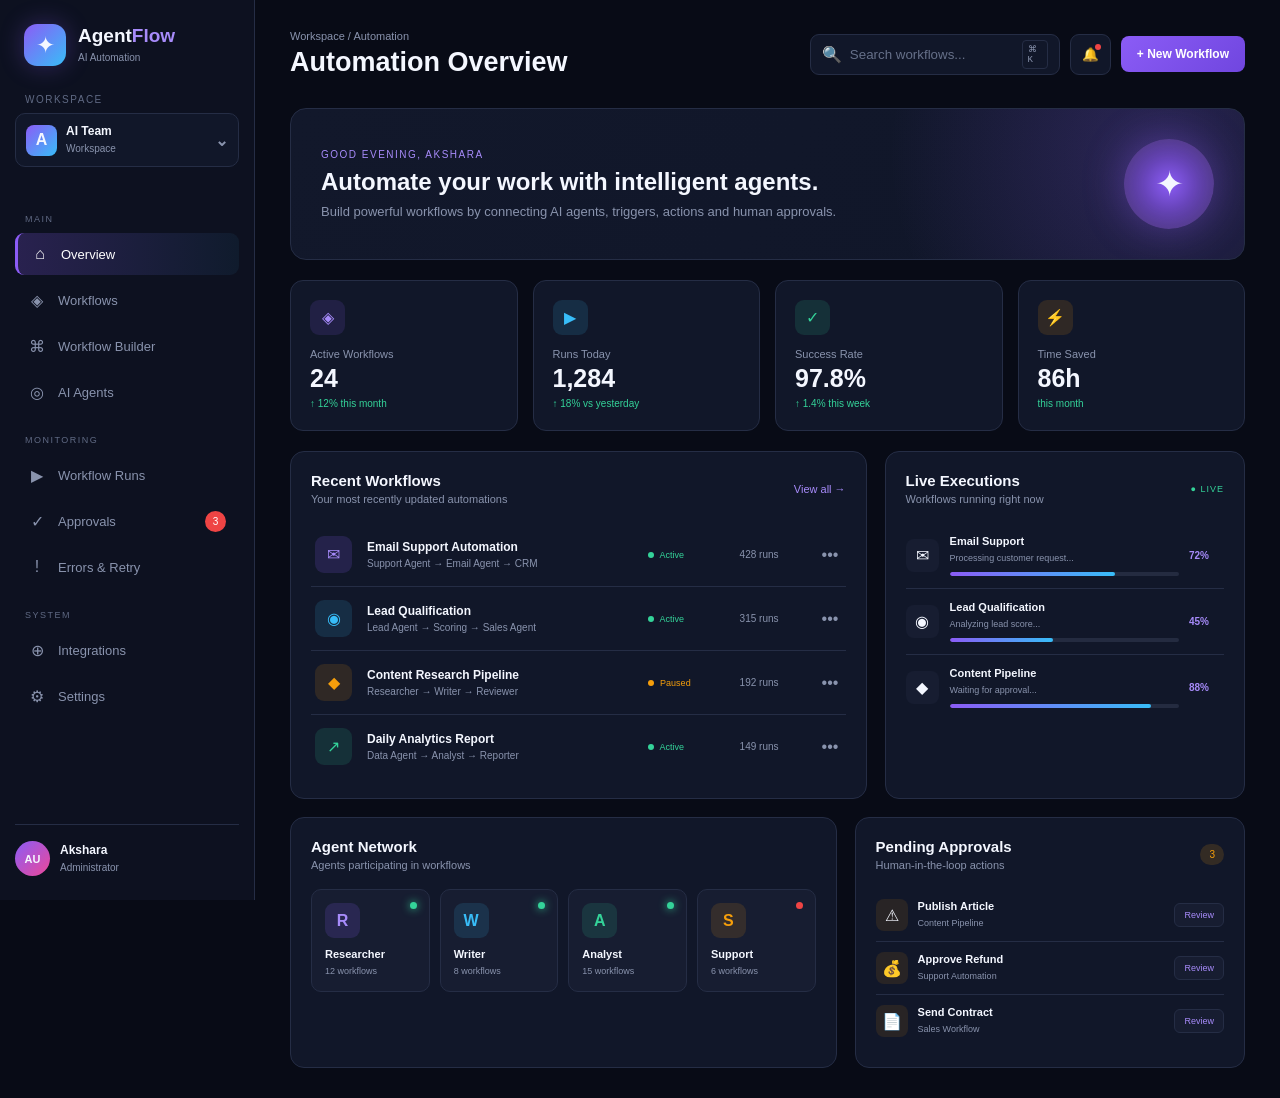
<file: akshara/AgentFlow/index.html>
<!DOCTYPE html>
<html lang="en">
<head>
    <meta charset="UTF-8">
    <meta name="viewport" content="width=device-width, initial-scale=1.0">
    <title>AgentFlow - AI Workflow Automation</title>
    <link rel="stylesheet" href="style.css">
</head>

<body>

<div class="app">

    <!-- Sidebar -->
    <aside class="sidebar">

        <div class="brand">
            <div class="brand-icon">✦</div>
            <div>
                <h2>Agent<span>Flow</span></h2>
                <small>AI Automation</small>
            </div>
        </div>

        <div class="workspace">
            <span>WORKSPACE</span>
            <div class="workspace-box">
                <div class="workspace-avatar">A</div>
                <div>
                    <strong>AI Team</strong>
                    <small>Workspace</small>
                </div>
                <b>⌄</b>
            </div>
        </div>

        <nav>

            <div class="nav-label">MAIN</div>

            <div class="nav-item active" data-section="overview">
                <span>⌂</span> Overview
            </div>

            <div class="nav-item" data-section="workflows">
                <span>◈</span> Workflows
            </div>

            <div class="nav-item" data-section="builder">
                <span>⌘</span> Workflow Builder
            </div>

            <div class="nav-item" data-section="agents">
                <span>◎</span> AI Agents
            </div>

            <div class="nav-label">MONITORING</div>

            <div class="nav-item" data-section="runs">
                <span>▶</span> Workflow Runs
            </div>

            <div class="nav-item" data-section="approvals">
                <span>✓</span> Approvals
                <em>3</em>
            </div>

            <div class="nav-item" data-section="errors">
                <span>!</span> Errors & Retry
            </div>

            <div class="nav-label">SYSTEM</div>

            <div class="nav-item" data-section="integrations">
                <span>⊕</span> Integrations
            </div>

            <div class="nav-item" data-section="settings">
                <span>⚙</span> Settings
            </div>

        </nav>

        <div class="sidebar-bottom">
            <div class="user">
                <div class="user-avatar">AU</div>
                <div>
                    <strong>Akshara</strong>
                    <small>Administrator</small>
                </div>
            </div>
        </div>

    </aside>


    <!-- Main -->
    <main class="main">

        <header class="topbar">

            <div>
                <p class="breadcrumb">Workspace / Automation</p>
                <h1 id="pageTitle">Automation Overview</h1>
            </div>

            <div class="top-actions">

                <div class="search">
                    🔍
                    <input type="text" placeholder="Search workflows...">
                    <kbd>⌘ K</kbd>
                </div>

                <button class="notification-btn">
                    🔔
                    <span></span>
                </button>

                <button class="create-btn" onclick="openModal()">
                    + New Workflow
                </button>

            </div>

        </header>


        <!-- OVERVIEW -->
        <section id="overview" class="section active">

            <div class="welcome">

                <div>
                    <p class="eyebrow">GOOD EVENING, AKSHARA</p>
                    <h2>Automate your work with intelligent agents.</h2>
                    <p>
                        Build powerful workflows by connecting AI agents,
                        triggers, actions and human approvals.
                    </p>
                </div>

                <div class="welcome-orb">
                    ✦
                </div>

            </div>


            <!-- Stats -->

            <div class="stats">

                <div class="stat">
                    <div class="stat-icon purple">◈</div>
                    <span>Active Workflows</span>
                    <strong>24</strong>
                    <small>↑ 12% this month</small>
                </div>

                <div class="stat">
                    <div class="stat-icon blue">▶</div>
                    <span>Runs Today</span>
                    <strong>1,284</strong>
                    <small>↑ 18% vs yesterday</small>
                </div>

                <div class="stat">
                    <div class="stat-icon green">✓</div>
                    <span>Success Rate</span>
                    <strong>97.8%</strong>
                    <small>↑ 1.4% this week</small>
                </div>

                <div class="stat">
                    <div class="stat-icon orange">⚡</div>
                    <span>Time Saved</span>
                    <strong>86h</strong>
                    <small>this month</small>
                </div>

            </div>


            <div class="dashboard-grid">

                <!-- Recent Workflows -->

                <div class="panel workflow-panel">

                    <div class="panel-header">
                        <div>
                            <h3>Recent Workflows</h3>
                            <p>Your most recently updated automations</p>
                        </div>

                        <button onclick="showSection('workflows')">
                            View all →
                        </button>
                    </div>

                    <div class="workflow-list">

                        <div class="workflow-row">

                            <div class="workflow-logo purple-bg">✉</div>

                            <div class="workflow-info">
                                <strong>Email Support Automation</strong>
                                <span>Support Agent → Email Agent → CRM</span>
                            </div>

                            <div class="run-status active-status">
                                <i></i> Active
                            </div>

                            <div class="runs">428 runs</div>

                            <div class="more">•••</div>

                        </div>


                        <div class="workflow-row">

                            <div class="workflow-logo blue-bg">◉</div>

                            <div class="workflow-info">
                                <strong>Lead Qualification</strong>
                                <span>Lead Agent → Scoring → Sales Agent</span>
                            </div>

                            <div class="run-status active-status">
                                <i></i> Active
                            </div>

                            <div class="runs">315 runs</div>

                            <div class="more">•••</div>

                        </div>


                        <div class="workflow-row">

                            <div class="workflow-logo orange-bg">◆</div>

                            <div class="workflow-info">
                                <strong>Content Research Pipeline</strong>
                                <span>Researcher → Writer → Reviewer</span>
                            </div>

                            <div class="run-status paused-status">
                                <i></i> Paused
                            </div>

                            <div class="runs">192 runs</div>

                            <div class="more">•••</div>

                        </div>


                        <div class="workflow-row">

                            <div class="workflow-logo green-bg">↗</div>

                            <div class="workflow-info">
                                <strong>Daily Analytics Report</strong>
                                <span>Data Agent → Analyst → Reporter</span>
                            </div>

                            <div class="run-status active-status">
                                <i></i> Active
                            </div>

                            <div class="runs">149 runs</div>

                            <div class="more">•••</div>

                        </div>

                    </div>

                </div>


                <!-- Live Runs -->

                <div class="panel">

                    <div class="panel-header">
                        <div>
                            <h3>Live Executions</h3>
                            <p>Workflows running right now</p>
                        </div>

                        <span class="live-dot">● LIVE</span>
                    </div>

                    <div class="execution">

                        <div class="execution-icon">✉</div>

                        <div>
                            <strong>Email Support</strong>
                            <span>Processing customer request...</span>

                            <div class="progress">
                                <div style="width:72%"></div>
                            </div>
                        </div>

                        <b>72%</b>

                    </div>


                    <div class="execution">

                        <div class="execution-icon">◉</div>

                        <div>
                            <strong>Lead Qualification</strong>
                            <span>Analyzing lead score...</span>

                            <div class="progress">
                                <div style="width:45%"></div>
                            </div>
                        </div>

                        <b>45%</b>

                    </div>


                    <div class="execution">

                        <div class="execution-icon">◆</div>

                        <div>
                            <strong>Content Pipeline</strong>
                            <span>Waiting for approval...</span>

                            <div class="progress">
                                <div style="width:88%"></div>
                            </div>
                        </div>

                        <b>88%</b>

                    </div>

                </div>

            </div>


            <!-- Bottom -->

            <div class="bottom-grid">

                <div class="panel">

                    <div class="panel-header">
                        <div>
                            <h3>Agent Network</h3>
                            <p>Agents participating in workflows</p>
                        </div>
                    </div>

                    <div class="agent-network">

                        <div class="network-agent">
                            <div class="agent-avatar purple-bg">R</div>
                            <strong>Researcher</strong>
                            <span>12 workflows</span>
                            <i class="online"></i>
                        </div>

                        <div class="network-agent">
                            <div class="agent-avatar blue-bg">W</div>
                            <strong>Writer</strong>
                            <span>8 workflows</span>
                            <i class="online"></i>
                        </div>

                        <div class="network-agent">
                            <div class="agent-avatar green-bg">A</div>
                            <strong>Analyst</strong>
                            <span>15 workflows</span>
                            <i class="online"></i>
                        </div>

                        <div class="network-agent">
                            <div class="agent-avatar orange-bg">S</div>
                            <strong>Support</strong>
                            <span>6 workflows</span>
                            <i class="offline"></i>
                        </div>

                    </div>

                </div>


                <div class="panel">

                    <div class="panel-header">
                        <div>
                            <h3>Pending Approvals</h3>
                            <p>Human-in-the-loop actions</p>
                        </div>

                        <span class="approval-count">3</span>
                    </div>

                    <div class="approval-item">
                        <span class="approval-icon">⚠</span>
                        <div>
                            <strong>Publish Article</strong>
                            <small>Content Pipeline</small>
                        </div>
                        <button>Review</button>
                    </div>

                    <div class="approval-item">
                        <span class="approval-icon">💰</span>
                        <div>
                            <strong>Approve Refund</strong>
                            <small>Support Automation</small>
                        </div>
                        <button>Review</button>
                    </div>

                    <div class="approval-item">
                        <span class="approval-icon">📄</span>
                        <div>
                            <strong>Send Contract</strong>
                            <small>Sales Workflow</small>
                        </div>
                        <button>Review</button>
                    </div>

                </div>

            </div>

        </section>


        <!-- WORKFLOWS -->
        <section id="workflows" class="section">

            <div class="section-heading">
                <div>
                    <h2>All Workflows</h2>
                    <p>Manage and monitor your automation workflows.</p>
                </div>

                <button class="create-btn" onclick="openModal()">
                    + Create Workflow
                </button>
            </div>

            <div class="workflow-cards">

                <div class="workflow-card">
                    <div class="workflow-card-icon purple-bg">✉</div>
                    <h3>Email Support Automation</h3>
                    <p>Automatically classify, answer and route customer emails.</p>

                    <div class="flow-mini">
                        <span>Trigger</span>
                        →
                        <span>Support AI</span>
                        →
                        <span>Email</span>
                    </div>

                    <div class="card-footer">
                        <span class="active-text">● Active</span>
                        <span>428 runs</span>
                    </div>
                </div>


                <div class="workflow-card">
                    <div class="workflow-card-icon blue-bg">◉</div>
                    <h3>Lead Qualification</h3>
                    <p>Analyze new leads and automatically route qualified prospects.</p>

                    <div class="flow-mini">
                        <span>Lead</span>
                        →
                        <span>Scorer</span>
                        →
                        <span>Sales</span>
                    </div>

                    <div class="card-footer">
                        <span class="active-text">● Active</span>
                        <span>315 runs</span>
                    </div>
                </div>


                <div class="workflow-card">
                    <div class="workflow-card-icon orange-bg">◆</div>
                    <h3>Content Research Pipeline</h3>
                    <p>Research topics, generate drafts and send them for approval.</p>

                    <div class="flow-mini">
                        <span>Research</span>
                        →
                        <span>Writer</span>
                        →
                        <span>Review</span>
                    </div>

                    <div class="card-footer">
                        <span class="paused-text">● Paused</span>
                        <span>192 runs</span>
                    </div>
                </div>

            </div>

        </section>


        <!-- BUILDER -->
        <section id="builder" class="section">

            <div class="section-heading">
                <div>
                    <h2>Workflow Builder</h2>
                    <p>Design intelligent multi-agent automation.</p>
                </div>

                <div>
                    <button class="secondary-btn">Save Draft</button>
                    <button class="create-btn">▶ Run Test</button>
                </div>
            </div>


            <div class="builder">

                <aside class="builder-tools">

                    <h3>Components</h3>

                    <p>TRIGGERS</p>

                    <div class="tool">⚡ Schedule</div>
                    <div class="tool">◉ Webhook</div>
                    <div class="tool">✉ New Email</div>

                    <p>AI AGENTS</p>

                    <div class="tool">🤖 Research Agent</div>
                    <div class="tool">✍ Writer Agent</div>
                    <div class="tool">📊 Analyst Agent</div>

                    <p>ACTIONS</p>

                    <div class="tool">📨 Send Email</div>
                    <div class="tool">💾 Save Data</div>
                    <div class="tool">🔔 Notification</div>

                    <p>CONTROL</p>

                    <div class="tool">🔀 Condition</div>
                    <div class="tool">👤 Human Approval</div>

                </aside>


                <div class="builder-canvas">

                    <div class="canvas-label">WORKFLOW CANVAS</div>

                    <div class="node trigger-node">
                        <span>⚡</span>
                        <div>
                            <small>TRIGGER</small>
                            <strong>New Customer Email</strong>
                        </div>
                    </div>

                    <div class="connector">↓</div>

                    <div class="node">
                        <span>🤖</span>
                        <div>
                            <small>AI AGENT</small>
                            <strong>Support Agent</strong>
                        </div>
                        <b>•••</b>
                    </div>

                    <div class="connector">↓</div>

                    <div class="node">
                        <span>🔀</span>
                        <div>
                            <small>CONDITION</small>
                            <strong>Urgent Request?</strong>
                        </div>
                    </div>

                    <div class="branches">

                        <div>
                            <label>YES</label>
                            <div class="node small-node">
                                <span>👤</span>
                                <strong>Human Approval</strong>
                            </div>
                        </div>

                        <div>
                            <label>NO</label>
                            <div class="node small-node">
                                <span>✉</span>
                                <strong>Send Response</strong>
                            </div>
                        </div>

                    </div>

                </div>


                <aside class="node-settings">

                    <h3>Node Settings</h3>

                    <div class="selected-node">
                        <span>🤖</span>
                        <div>
                            <strong>Support Agent</strong>
                            <small>AI Agent</small>
                        </div>
                    </div>

                    <label>Agent Model</label>
                    <select>
                        <option>GPT-5.6</option>
                        <option>GPT-5</option>
                        <option>Claude Sonnet</option>
                    </select>

                    <label>Temperature</label>
                    <input type="range" value="35">

                    <label>Instructions</label>
                    <textarea>
Analyze customer emails and determine the appropriate response.
                    </textarea>

                    <button class="create-btn full">
                        Save Configuration
                    </button>

                </aside>

            </div>

        </section>


        <!-- AGENTS -->
        <section id="agents" class="section">

            <div class="section-heading">
                <div>
                    <h2>AI Agent Network</h2>
                    <p>Agents available for your workflows.</p>
                </div>
            </div>

            <div class="agent-grid">

                <div class="agent-large">
                    <div class="agent-avatar purple-bg">R</div>
                    <h3>Research Agent</h3>
                    <p>Searches, analyzes and summarizes information.</p>
                    <div class="agent-stat">12 <small>workflows</small></div>
                    <span class="active-text">● Online</span>
                </div>

                <div class="agent-large">
                    <div class="agent-avatar blue-bg">W</div>
                    <h3>Writer Agent</h3>
                    <p>Creates articles, emails and marketing content.</p>
                    <div class="agent-stat">8 <small>workflows</small></div>
                    <span class="active-text">● Online</span>
                </div>

                <div class="agent-large">
                    <div class="agent-avatar green-bg">A</div>
                    <h3>Analytics Agent</h3>
                    <p>Processes data and creates intelligent reports.</p>
                    <div class="agent-stat">15 <small>workflows</small></div>
                    <span class="active-text">● Online</span>
                </div>

                <div class="agent-large">
                    <div class="agent-avatar orange-bg">S</div>
                    <h3>Support Agent</h3>
                    <p>Handles customer requests and support tickets.</p>
                    <div class="agent-stat">6 <small>workflows</small></div>
                    <span class="paused-text">● Offline</span>
                </div>

            </div>

        </section>


        <!-- RUNS -->
        <section id="runs" class="section">

            <div class="section-heading">
                <div>
                    <h2>Workflow Runs</h2>
                    <p>Monitor recent workflow executions.</p>
                </div>
            </div>

            <div class="panel">

                <table>

                    <thead>
                        <tr>
                            <th>Workflow</th>
                            <th>Started</th>
                            <th>Duration</th>
                            <th>Agents</th>
                            <th>Status</th>
                        </tr>
                    </thead>

                    <tbody>

                        <tr>
                            <td>Email Support Automation</td>
                            <td>2 min ago</td>
                            <td>18 sec</td>
                            <td>3</td>
                            <td><span class="table-success">● Success</span></td>
                        </tr>

                        <tr>
                            <td>Lead Qualification</td>
                            <td>5 min ago</td>
                            <td>24 sec</td>
                            <td>3</td>
                            <td><span class="table-success">● Success</span></td>
                        </tr>

                        <tr>
                            <td>Content Research Pipeline</td>
                            <td>8 min ago</td>
                            <td>1m 12s</td>
                            <td>4</td>
                            <td><span class="table-warning">● Waiting</span></td>
                        </tr>

                        <tr>
                            <td>Daily Analytics Report</td>
                            <td>12 min ago</td>
                            <td>42 sec</td>
                            <td>3</td>
                            <td><span class="table-success">● Success</span></td>
                        </tr>

                    </tbody>

                </table>

            </div>

        </section>


        <!-- APPROVALS -->
        <section id="approvals" class="section">

            <div class="section-heading">
                <div>
                    <h2>Human Approvals</h2>
                    <p>Review actions that require human decisions.</p>
                </div>
            </div>

            <div class="approval-page">

                <div class="approval-card">
                    <div class="big-approval-icon">⚠</div>
                    <div>
                        <h3>Publish Article</h3>
                        <p>Content Research Pipeline</p>
                        <small>Waiting for your approval</small>
                    </div>
                    <div>
                        <button class="reject">Reject</button>
                        <button class="approve">Approve</button>
                    </div>
                </div>

                <div class="approval-card">
                    <div class="big-approval-icon">💰</div>
                    <div>
                        <h3>Approve Refund</h3>
                        <p>Email Support Automation</p>
                        <small>Refund amount: $250</small>
                    </div>
                    <div>
                        <button class="reject">Reject</button>
                        <button class="approve">Approve</button>
                    </div>
                </div>

            </div>

        </section>


        <!-- ERRORS -->
        <section id="errors" class="section">

            <div class="section-heading">
                <div>
                    <h2>Errors & Retry</h2>
                    <p>Monitor failed workflow executions.</p>
                </div>
            </div>

            <div class="error-card">

                <div class="error-icon">!</div>

                <div>
                    <h3>CRM Connection Failed</h3>
                    <p>Email Support Automation</p>
                    <small>Failed 4 minutes ago</small>
                </div>

                <span class="retry-count">2 retries</span>

                <button class="retry-btn">↻ Retry</button>

            </div>

            <div class="error-card">

                <div class="error-icon">!</div>

                <div>
                    <h3>Agent Timeout</h3>
                    <p>Content Research Pipeline</p>
                    <small>Failed 18 minutes ago</small>
                </div>

                <span class="retry-count">1 retry</span>

                <button class="retry-btn">↻ Retry</button>

            </div>

        </section>


        <!-- INTEGRATIONS -->
        <section id="integrations" class="section">

            <div class="section-heading">
                <div>
                    <h2>Integrations</h2>
                    <p>Connect external services to your workflows.</p>
                </div>
            </div>

            <div class="integration-grid">

                <div class="integration">
                    <strong>Gmail</strong>
                    <span>✓ Connected</span>
                </div>

                <div class="integration">
                    <strong>Slack</strong>
                    <span>✓ Connected</span>
                </div>

                <div class="integration">
                    <strong>Google Sheets</strong>
                    <span>✓ Connected</span>
                </div>

                <div class="integration">
                    <strong>CRM</strong>
                    <span>Connect →</span>
                </div>

            </div>

        </section>


        <!-- SETTINGS -->
        <section id="settings" class="section">

            <div class="section-heading">
                <div>
                    <h2>Settings</h2>
                    <p>Configure your AgentFlow workspace.</p>
                </div>
            </div>

            <div class="settings-panel">

                <label>Workspace Name</label>
                <input type="text" value="AI Team Workspace">

                <label>Default AI Model</label>
                <select>
                    <option>GPT-5.6</option>
                    <option>GPT-5</option>
                </select>

                <label>Automatic Retry</label>

                <div class="toggle active-toggle">
                    <div></div>
                </div>

                <button class="create-btn">Save Changes</button>

            </div>

        </section>

    </main>

</div>


<!-- CREATE WORKFLOW MODAL -->

<div class="modal" id="workflowModal">

    <div class="modal-box">

        <button class="modal-close" onclick="closeModal()">×</button>

        <div class="modal-icon">✦</div>

        <h2>Create New Workflow</h2>

        <p>Start building a new AI-powered automation.</p>

        <label>Workflow Name</label>
        <input id="workflowName" type="text" placeholder="e.g. Customer Support">

        <label>Description</label>
        <textarea placeholder="What should this workflow do?"></textarea>

        <div class="modal-actions">
            <button class="secondary-btn" onclick="closeModal()">Cancel</button>
            <button class="create-btn" onclick="createWorkflow()">Create Workflow</button>
        </div>

    </div>

</div>


<div class="toast" id="toast">
    ✓ Workflow created successfully
</div>


<script src="script.js"></script>

</body>
</html>
</file>
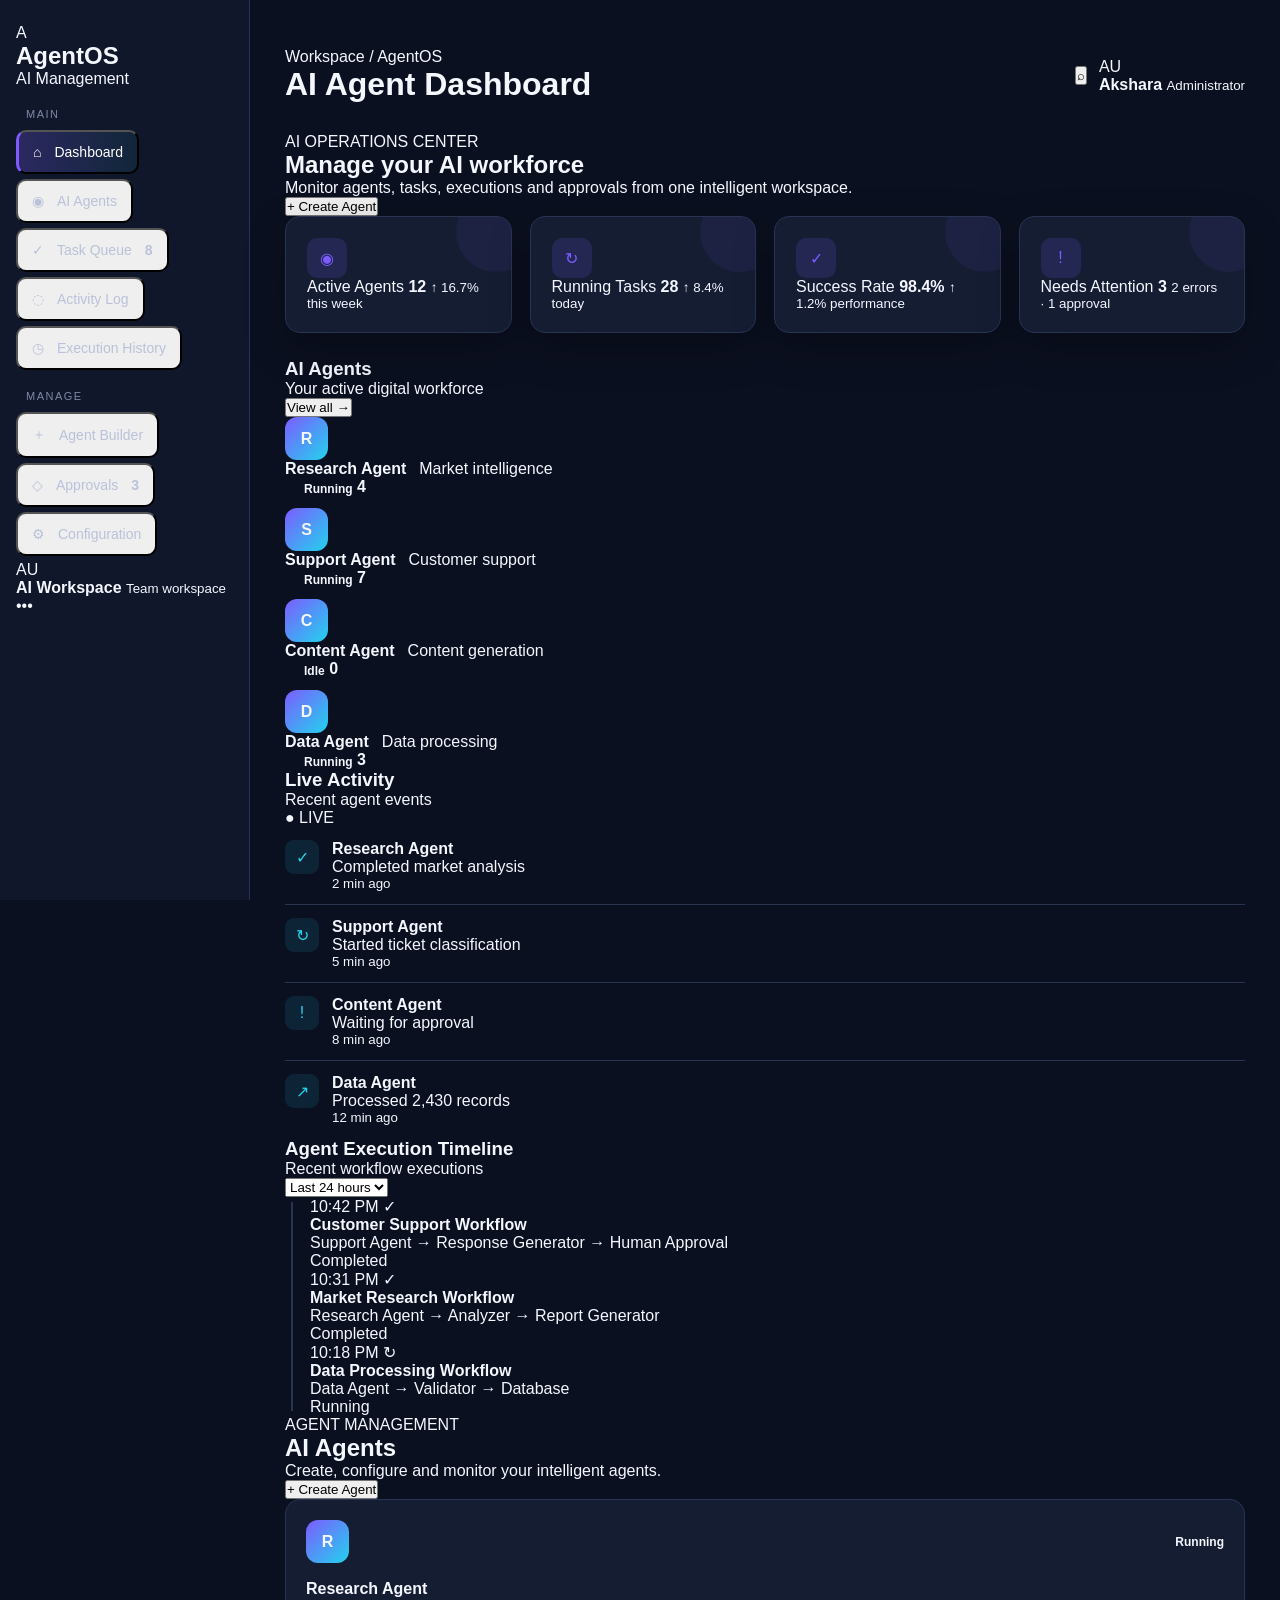
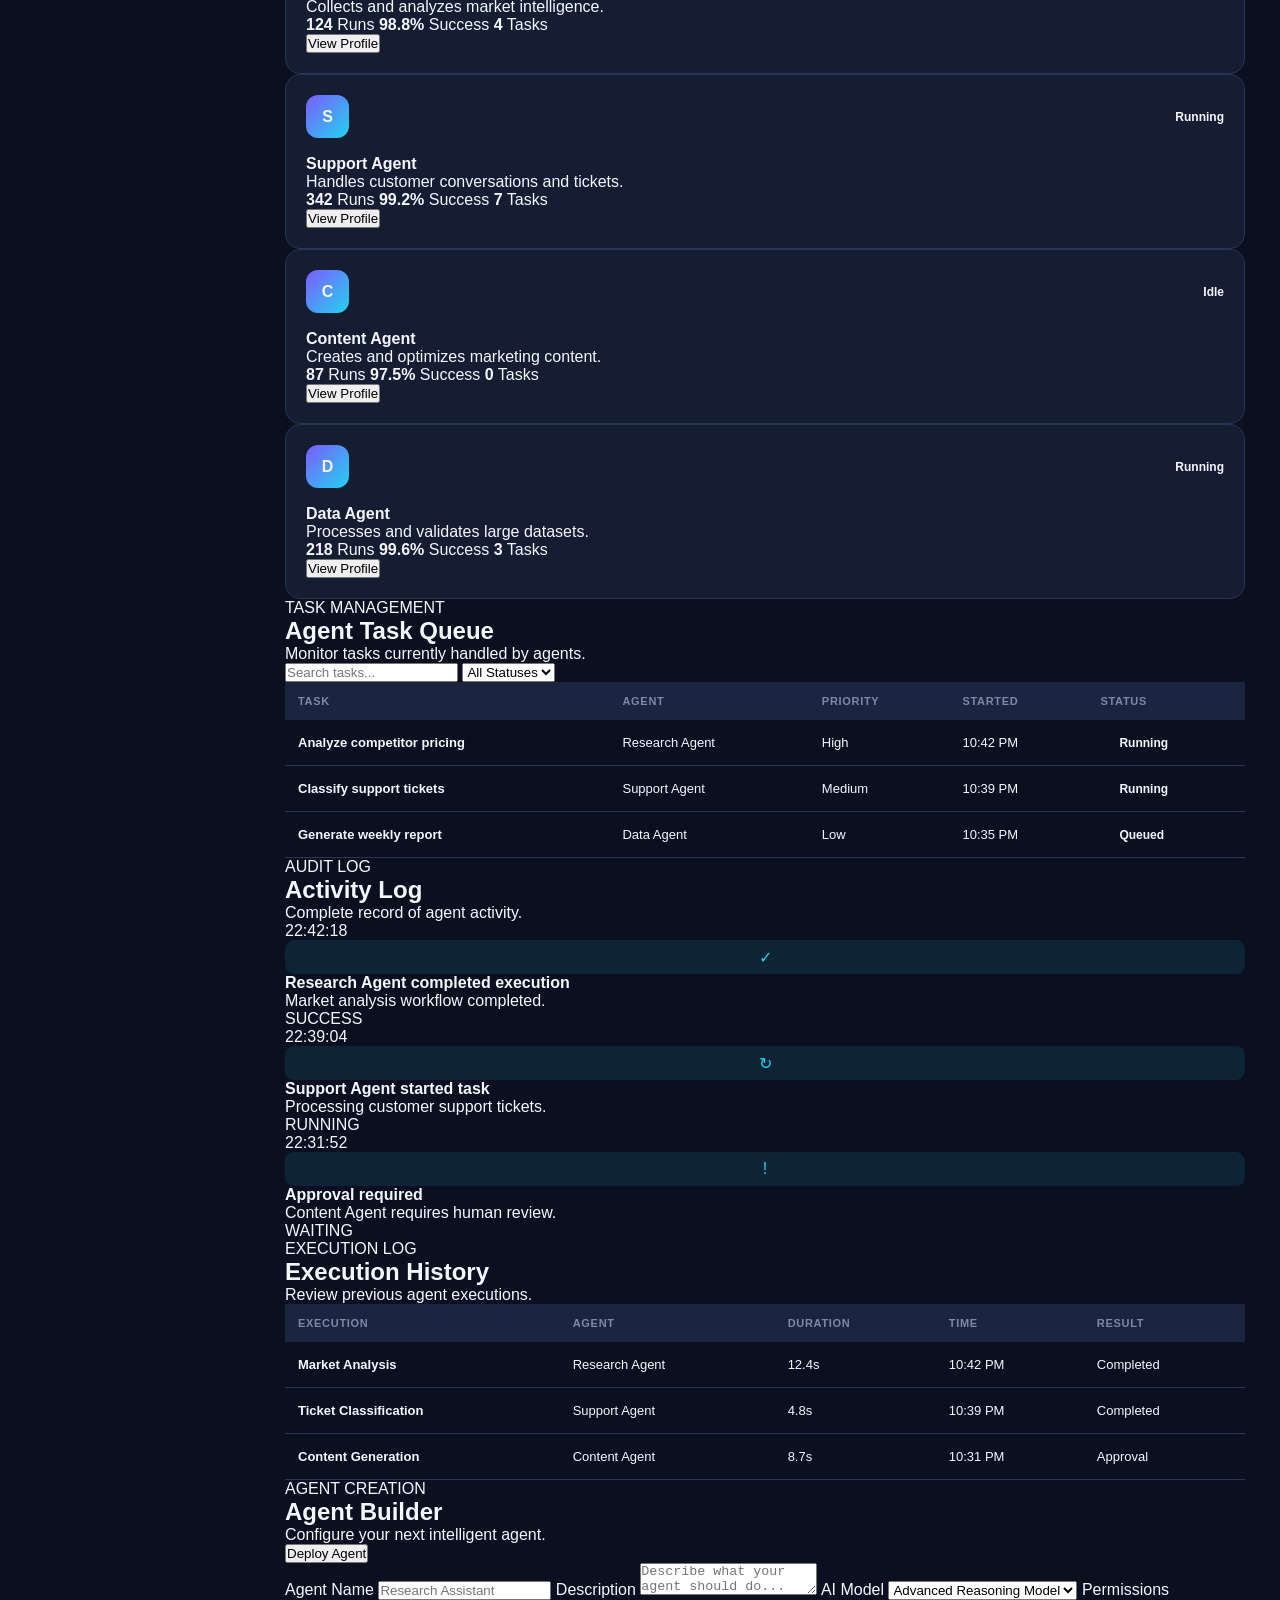
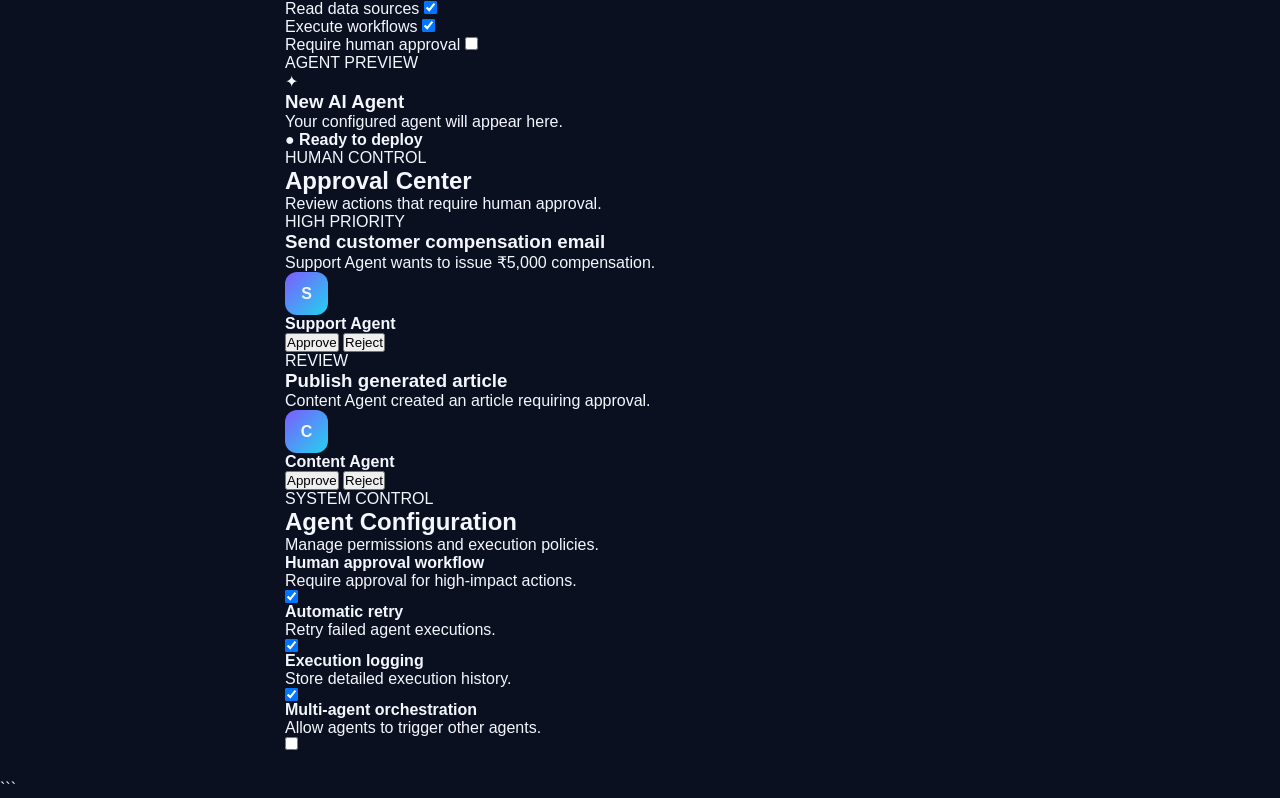
<file: akshara/AgentOS — AI Agent Management Platform/index.html>
```html
<!DOCTYPE html>
<html lang="en">
<head>
    <meta charset="UTF-8">
    <meta name="viewport" content="width=device-width, initial-scale=1.0">
    <title>AgentOS | AI Agent Management</title>
    <link rel="stylesheet" href="style.css">
</head>

<body>

<div class="app">

    <!-- SIDEBAR -->
    <aside class="sidebar">

        <div class="brand">
            <div class="brand-logo">A</div>
            <div>
                <h2>AgentOS</h2>
                <span>AI Management</span>
            </div>
        </div>

        <nav>

            <p class="nav-title">MAIN</p>

            <button class="nav-item active" data-page="dashboard">
                <span>⌂</span>
                Dashboard
            </button>

            <button class="nav-item" data-page="agents">
                <span>◉</span>
                AI Agents
            </button>

            <button class="nav-item" data-page="tasks">
                <span>✓</span>
                Task Queue
                <b>8</b>
            </button>

            <button class="nav-item" data-page="activity">
                <span>◌</span>
                Activity Log
            </button>

            <button class="nav-item" data-page="history">
                <span>◷</span>
                Execution History
            </button>

            <p class="nav-title">MANAGE</p>

            <button class="nav-item" data-page="builder">
                <span>＋</span>
                Agent Builder
            </button>

            <button class="nav-item" data-page="approvals">
                <span>◇</span>
                Approvals
                <b class="warning">3</b>
            </button>

            <button class="nav-item" data-page="settings">
                <span>⚙</span>
                Configuration
            </button>

        </nav>

        <div class="workspace">
            <div class="workspace-avatar">AU</div>

            <div>
                <strong>AI Workspace</strong>
                <small>Team workspace</small>
            </div>

            <span>•••</span>
        </div>

    </aside>


    <!-- MAIN CONTENT -->
    <main class="main">

        <!-- TOPBAR -->
        <header class="topbar">

            <div>
                <span class="breadcrumb">Workspace / AgentOS</span>
                <h1 id="pageTitle">AI Agent Dashboard</h1>
            </div>

            <div class="top-actions">

                <button class="icon-btn">⌕</button>

                <button class="icon-btn notification">
                    ♢
                    <i></i>
                </button>

                <div class="user">
                    <div class="user-avatar">AU</div>
                    <div>
                        <strong>Akshara</strong>
                        <small>Administrator</small>
                    </div>
                </div>

            </div>

        </header>


        <!-- ================= DASHBOARD ================= -->

        <section class="page active" id="dashboard">

            <div class="welcome">

                <div>
                    <span class="eyebrow">AI OPERATIONS CENTER</span>

                    <h2>
                        Manage your AI workforce
                    </h2>

                    <p>
                        Monitor agents, tasks, executions and
                        approvals from one intelligent workspace.
                    </p>
                </div>

                <button class="primary-btn" id="openBuilder">
                    + Create Agent
                </button>

            </div>


            <!-- STAT CARDS -->

            <div class="stats">

                <div class="stat-card">
                    <div class="stat-icon blue">◉</div>
                    <span>Active Agents</span>
                    <strong>12</strong>
                    <small class="positive">↑ 16.7% this week</small>
                </div>

                <div class="stat-card">
                    <div class="stat-icon purple">↻</div>
                    <span>Running Tasks</span>
                    <strong>28</strong>
                    <small class="positive">↑ 8.4% today</small>
                </div>

                <div class="stat-card">
                    <div class="stat-icon green">✓</div>
                    <span>Success Rate</span>
                    <strong>98.4%</strong>
                    <small class="positive">↑ 1.2% performance</small>
                </div>

                <div class="stat-card">
                    <div class="stat-icon orange">!</div>
                    <span>Needs Attention</span>
                    <strong>3</strong>
                    <small class="negative">2 errors · 1 approval</small>
                </div>

            </div>


            <!-- TWO COLUMN -->

            <div class="two-column">

                <!-- AGENTS -->

                <div class="panel">

                    <div class="panel-header">

                        <div>
                            <h3>AI Agents</h3>
                            <p>Your active digital workforce</p>
                        </div>

                        <button class="link-btn" data-page-link="agents">
                            View all →
                        </button>

                    </div>


                    <div class="agent-list">

                        <div class="agent-row">

                            <div class="agent-avatar research">R</div>

                            <div class="agent-info">
                                <strong>Research Agent</strong>
                                <span>Market intelligence</span>
                            </div>

                            <span class="status running">
                                <i></i> Running
                            </span>

                            <strong>4</strong>

                        </div>


                        <div class="agent-row">

                            <div class="agent-avatar support">S</div>

                            <div class="agent-info">
                                <strong>Support Agent</strong>
                                <span>Customer support</span>
                            </div>

                            <span class="status running">
                                <i></i> Running
                            </span>

                            <strong>7</strong>

                        </div>


                        <div class="agent-row">

                            <div class="agent-avatar content">C</div>

                            <div class="agent-info">
                                <strong>Content Agent</strong>
                                <span>Content generation</span>
                            </div>

                            <span class="status idle">
                                <i></i> Idle
                            </span>

                            <strong>0</strong>

                        </div>


                        <div class="agent-row">

                            <div class="agent-avatar data">D</div>

                            <div class="agent-info">
                                <strong>Data Agent</strong>
                                <span>Data processing</span>
                            </div>

                            <span class="status running">
                                <i></i> Running
                            </span>

                            <strong>3</strong>

                        </div>

                    </div>

                </div>


                <!-- LIVE ACTIVITY -->

                <div class="panel">

                    <div class="panel-header">

                        <div>
                            <h3>Live Activity</h3>
                            <p>Recent agent events</p>
                        </div>

                        <span class="live">● LIVE</span>

                    </div>


                    <div class="activity-list">

                        <div class="activity">
                            <span class="activity-icon success">✓</span>

                            <div>
                                <strong>Research Agent</strong>
                                <p>Completed market analysis</p>
                                <small>2 min ago</small>
                            </div>
                        </div>


                        <div class="activity">
                            <span class="activity-icon blue">↻</span>

                            <div>
                                <strong>Support Agent</strong>
                                <p>Started ticket classification</p>
                                <small>5 min ago</small>
                            </div>
                        </div>


                        <div class="activity">
                            <span class="activity-icon warning">!</span>

                            <div>
                                <strong>Content Agent</strong>
                                <p>Waiting for approval</p>
                                <small>8 min ago</small>
                            </div>
                        </div>


                        <div class="activity">
                            <span class="activity-icon purple">↗</span>

                            <div>
                                <strong>Data Agent</strong>
                                <p>Processed 2,430 records</p>
                                <small>12 min ago</small>
                            </div>
                        </div>

                    </div>

                </div>

            </div>


            <!-- EXECUTION TIMELINE -->

            <div class="panel">

                <div class="panel-header">

                    <div>
                        <h3>Agent Execution Timeline</h3>
                        <p>Recent workflow executions</p>
                    </div>

                    <select>
                        <option>Last 24 hours</option>
                        <option>Last 7 days</option>
                        <option>Last 30 days</option>
                    </select>

                </div>


                <div class="timeline">

                    <div class="timeline-row">

                        <span class="time">10:42 PM</span>

                        <span class="timeline-dot success">✓</span>

                        <div>
                            <strong>Customer Support Workflow</strong>
                            <p>
                                Support Agent → Response Generator
                                → Human Approval
                            </p>
                        </div>

                        <span class="complete">Completed</span>

                    </div>


                    <div class="timeline-row">

                        <span class="time">10:31 PM</span>

                        <span class="timeline-dot success">✓</span>

                        <div>
                            <strong>Market Research Workflow</strong>
                            <p>
                                Research Agent → Analyzer
                                → Report Generator
                            </p>
                        </div>

                        <span class="complete">Completed</span>

                    </div>


                    <div class="timeline-row">

                        <span class="time">10:18 PM</span>

                        <span class="timeline-dot running">↻</span>

                        <div>
                            <strong>Data Processing Workflow</strong>
                            <p>
                                Data Agent → Validator → Database
                            </p>
                        </div>

                        <span class="in-progress">Running</span>

                    </div>

                </div>

            </div>

        </section>



        <!-- ================= AGENTS ================= -->

        <section class="page" id="agents">

            <div class="section-heading">

                <div>
                    <span class="eyebrow">AGENT MANAGEMENT</span>

                    <h2>AI Agents</h2>

                    <p>
                        Create, configure and monitor your
                        intelligent agents.
                    </p>
                </div>

                <button class="primary-btn">
                    + Create Agent
                </button>

            </div>


            <div class="agent-grid">

                <article class="agent-card">

                    <div class="agent-card-top">
                        <div class="agent-avatar research">R</div>

                        <span class="status running">
                            <i></i> Running
                        </span>
                    </div>

                    <h3>Research Agent</h3>

                    <p>
                        Collects and analyzes market intelligence.
                    </p>

                    <div class="metrics">
                        <span><strong>124</strong> Runs</span>
                        <span><strong>98.8%</strong> Success</span>
                        <span><strong>4</strong> Tasks</span>
                    </div>

                    <button class="secondary-btn">
                        View Profile
                    </button>

                </article>


                <article class="agent-card">

                    <div class="agent-card-top">
                        <div class="agent-avatar support">S</div>

                        <span class="status running">
                            <i></i> Running
                        </span>
                    </div>

                    <h3>Support Agent</h3>

                    <p>
                        Handles customer conversations and tickets.
                    </p>

                    <div class="metrics">
                        <span><strong>342</strong> Runs</span>
                        <span><strong>99.2%</strong> Success</span>
                        <span><strong>7</strong> Tasks</span>
                    </div>

                    <button class="secondary-btn">
                        View Profile
                    </button>

                </article>


                <article class="agent-card">

                    <div class="agent-card-top">
                        <div class="agent-avatar content">C</div>

                        <span class="status idle">
                            <i></i> Idle
                        </span>
                    </div>

                    <h3>Content Agent</h3>

                    <p>
                        Creates and optimizes marketing content.
                    </p>

                    <div class="metrics">
                        <span><strong>87</strong> Runs</span>
                        <span><strong>97.5%</strong> Success</span>
                        <span><strong>0</strong> Tasks</span>
                    </div>

                    <button class="secondary-btn">
                        View Profile
                    </button>

                </article>


                <article class="agent-card">

                    <div class="agent-card-top">
                        <div class="agent-avatar data">D</div>

                        <span class="status running">
                            <i></i> Running
                        </span>
                    </div>

                    <h3>Data Agent</h3>

                    <p>
                        Processes and validates large datasets.
                    </p>

                    <div class="metrics">
                        <span><strong>218</strong> Runs</span>
                        <span><strong>99.6%</strong> Success</span>
                        <span><strong>3</strong> Tasks</span>
                    </div>

                    <button class="secondary-btn">
                        View Profile
                    </button>

                </article>

            </div>

        </section>



        <!-- ================= TASK QUEUE ================= -->

        <section class="page" id="tasks">

            <div class="section-heading">

                <div>
                    <span class="eyebrow">TASK MANAGEMENT</span>

                    <h2>Agent Task Queue</h2>

                    <p>
                        Monitor tasks currently handled by agents.
                    </p>
                </div>

            </div>


            <div class="panel table-panel">

                <div class="toolbar">

                    <input
                        type="search"
                        placeholder="Search tasks..."
                    >

                    <select>
                        <option>All Statuses</option>
                        <option>Running</option>
                        <option>Queued</option>
                        <option>Completed</option>
                        <option>Failed</option>
                    </select>

                </div>


                <table>

                    <thead>

                        <tr>
                            <th>Task</th>
                            <th>Agent</th>
                            <th>Priority</th>
                            <th>Started</th>
                            <th>Status</th>
                        </tr>

                    </thead>

                    <tbody>

                        <tr>
                            <td>
                                <strong>Analyze competitor pricing</strong>
                            </td>

                            <td>Research Agent</td>

                            <td>
                                <span class="priority high">
                                    High
                                </span>
                            </td>

                            <td>10:42 PM</td>

                            <td>
                                <span class="status running">
                                    <i></i> Running
                                </span>
                            </td>
                        </tr>


                        <tr>
                            <td>
                                <strong>Classify support tickets</strong>
                            </td>

                            <td>Support Agent</td>

                            <td>
                                <span class="priority medium">
                                    Medium
                                </span>
                            </td>

                            <td>10:39 PM</td>

                            <td>
                                <span class="status running">
                                    <i></i> Running
                                </span>
                            </td>
                        </tr>


                        <tr>
                            <td>
                                <strong>Generate weekly report</strong>
                            </td>

                            <td>Data Agent</td>

                            <td>
                                <span class="priority low">
                                    Low
                                </span>
                            </td>

                            <td>10:35 PM</td>

                            <td>
                                <span class="status idle">
                                    <i></i> Queued
                                </span>
                            </td>
                        </tr>

                    </tbody>

                </table>

            </div>

        </section>



        <!-- ================= ACTIVITY ================= -->

        <section class="page" id="activity">

            <div class="section-heading">

                <div>
                    <span class="eyebrow">AUDIT LOG</span>

                    <h2>Activity Log</h2>

                    <p>
                        Complete record of agent activity.
                    </p>
                </div>

            </div>


            <div class="panel activity-full">

                <div class="log-item">

                    <time>22:42:18</time>

                    <span class="activity-icon success">
                        ✓
                    </span>

                    <div>
                        <strong>
                            Research Agent completed execution
                        </strong>

                        <p>
                            Market analysis workflow completed.
                        </p>
                    </div>

                    <span class="log-success">
                        SUCCESS
                    </span>

                </div>


                <div class="log-item">

                    <time>22:39:04</time>

                    <span class="activity-icon blue">
                        ↻
                    </span>

                    <div>
                        <strong>
                            Support Agent started task
                        </strong>

                        <p>
                            Processing customer support tickets.
                        </p>
                    </div>

                    <span class="log-running">
                        RUNNING
                    </span>

                </div>


                <div class="log-item">

                    <time>22:31:52</time>

                    <span class="activity-icon warning">
                        !
                    </span>

                    <div>
                        <strong>
                            Approval required
                        </strong>

                        <p>
                            Content Agent requires human review.
                        </p>
                    </div>

                    <span class="log-warning">
                        WAITING
                    </span>

                </div>

            </div>

        </section>



        <!-- ================= HISTORY ================= -->

        <section class="page" id="history">

            <div class="section-heading">

                <div>
                    <span class="eyebrow">EXECUTION LOG</span>

                    <h2>Execution History</h2>

                    <p>
                        Review previous agent executions.
                    </p>
                </div>

            </div>


            <div class="panel table-panel">

                <table>

                    <thead>

                        <tr>
                            <th>Execution</th>
                            <th>Agent</th>
                            <th>Duration</th>
                            <th>Time</th>
                            <th>Result</th>
                        </tr>

                    </thead>

                    <tbody>

                        <tr>
                            <td><strong>Market Analysis</strong></td>
                            <td>Research Agent</td>
                            <td>12.4s</td>
                            <td>10:42 PM</td>
                            <td>
                                <span class="result-success">
                                    Completed
                                </span>
                            </td>
                        </tr>

                        <tr>
                            <td><strong>Ticket Classification</strong></td>
                            <td>Support Agent</td>
                            <td>4.8s</td>
                            <td>10:39 PM</td>
                            <td>
                                <span class="result-success">
                                    Completed
                                </span>
                            </td>
                        </tr>

                        <tr>
                            <td><strong>Content Generation</strong></td>
                            <td>Content Agent</td>
                            <td>8.7s</td>
                            <td>10:31 PM</td>
                            <td>
                                <span class="result-warning">
                                    Approval
                                </span>
                            </td>
                        </tr>

                    </tbody>

                </table>

            </div>

        </section>



        <!-- ================= BUILDER ================= -->

        <section class="page" id="builder">

            <div class="section-heading">

                <div>
                    <span class="eyebrow">AGENT CREATION</span>

                    <h2>Agent Builder</h2>

                    <p>
                        Configure your next intelligent agent.
                    </p>
                </div>

                <button class="primary-btn">
                    Deploy Agent
                </button>

            </div>


            <div class="builder-grid">

                <div class="panel builder-form">

                    <label>Agent Name</label>

                    <input
                        type="text"
                        placeholder="Research Assistant"
                    >


                    <label>Description</label>

                    <textarea
                        placeholder="Describe what your agent should do..."
                    ></textarea>


                    <label>AI Model</label>

                    <select>

                        <option>
                            Advanced Reasoning Model
                        </option>

                        <option>
                            Fast General Model
                        </option>

                        <option>
                            Code Specialist Model
                        </option>

                    </select>


                    <label>Permissions</label>


                    <div class="permission">

                        <span>Read data sources</span>

                        <input type="checkbox" checked>

                    </div>


                    <div class="permission">

                        <span>Execute workflows</span>

                        <input type="checkbox" checked>

                    </div>


                    <div class="permission">

                        <span>Require human approval</span>

                        <input type="checkbox">

                    </div>

                </div>


                <div class="panel preview">

                    <span>AGENT PREVIEW</span>

                    <div class="preview-icon">✦</div>

                    <h3>New AI Agent</h3>

                    <p>
                        Your configured agent will appear here.
                    </p>

                    <strong class="ready">
                        ● Ready to deploy
                    </strong>

                </div>

            </div>

        </section>



        <!-- ================= APPROVALS ================= -->

        <section class="page" id="approvals">

            <div class="section-heading">

                <div>
                    <span class="eyebrow">HUMAN CONTROL</span>

                    <h2>Approval Center</h2>

                    <p>
                        Review actions that require human approval.
                    </p>
                </div>

            </div>


            <div class="approval-grid">

                <article class="approval-card">

                    <span class="approval-label">
                        HIGH PRIORITY
                    </span>

                    <h3>
                        Send customer compensation email
                    </h3>

                    <p>
                        Support Agent wants to issue ₹5,000
                        compensation.
                    </p>

                    <div class="approval-agent">

                        <div class="agent-avatar support">
                            S
                        </div>

                        <strong>Support Agent</strong>

                    </div>

                    <div class="approval-actions">

                        <button class="approve">
                            Approve
                        </button>

                        <button class="reject">
                            Reject
                        </button>

                    </div>

                </article>


                <article class="approval-card">

                    <span class="approval-label normal">
                        REVIEW
                    </span>

                    <h3>
                        Publish generated article
                    </h3>

                    <p>
                        Content Agent created an article
                        requiring approval.
                    </p>

                    <div class="approval-agent">

                        <div class="agent-avatar content">
                            C
                        </div>

                        <strong>Content Agent</strong>

                    </div>

                    <div class="approval-actions">

                        <button class="approve">
                            Approve
                        </button>

                        <button class="reject">
                            Reject
                        </button>

                    </div>

                </article>

            </div>

        </section>



        <!-- ================= SETTINGS ================= -->

        <section class="page" id="settings">

            <div class="section-heading">

                <div>
                    <span class="eyebrow">SYSTEM CONTROL</span>

                    <h2>Agent Configuration</h2>

                    <p>
                        Manage permissions and execution policies.
                    </p>
                </div>

            </div>


            <div class="panel settings">

                <div class="setting">

                    <div>
                        <strong>Human approval workflow</strong>
                        <p>
                            Require approval for high-impact actions.
                        </p>
                    </div>

                    <label class="switch">
                        <input type="checkbox" checked>
                        <span></span>
                    </label>

                </div>


                <div class="setting">

                    <div>
                        <strong>Automatic retry</strong>
                        <p>
                            Retry failed agent executions.
                        </p>
                    </div>

                    <label class="switch">
                        <input type="checkbox" checked>
                        <span></span>
                    </label>

                </div>


                <div class="setting">

                    <div>
                        <strong>Execution logging</strong>
                        <p>
                            Store detailed execution history.
                        </p>
                    </div>

                    <label class="switch">
                        <input type="checkbox" checked>
                        <span></span>
                    </label>

                </div>


                <div class="setting">

                    <div>
                        <strong>Multi-agent orchestration</strong>
                        <p>
                            Allow agents to trigger other agents.
                        </p>
                    </div>

                    <label class="switch">
                        <input type="checkbox">
                        <span></span>
                    </label>

                </div>

            </div>

        </section>

    </main>

</div>


<!-- CREATE AGENT MODAL -->

<div class="modal" id="agentModal">

    <div class="modal-content">

        <button class="modal-close" id="closeModal">
            ×
        </button>

        <div class="modal-icon">✦</div>

        <h2>Create AI Agent</h2>

        <p>
            Configure a new agent for your workspace.
        </p>

        <input
            type="text"
            placeholder="Agent name"
        >

        <input
            type="text"
            placeholder="Agent purpose"
        >

        <button class="primary-btn full">
            Create Agent
        </button>

    </div>

</div>


<script src="script.js"></script>

</body>
</html>
```
</file>
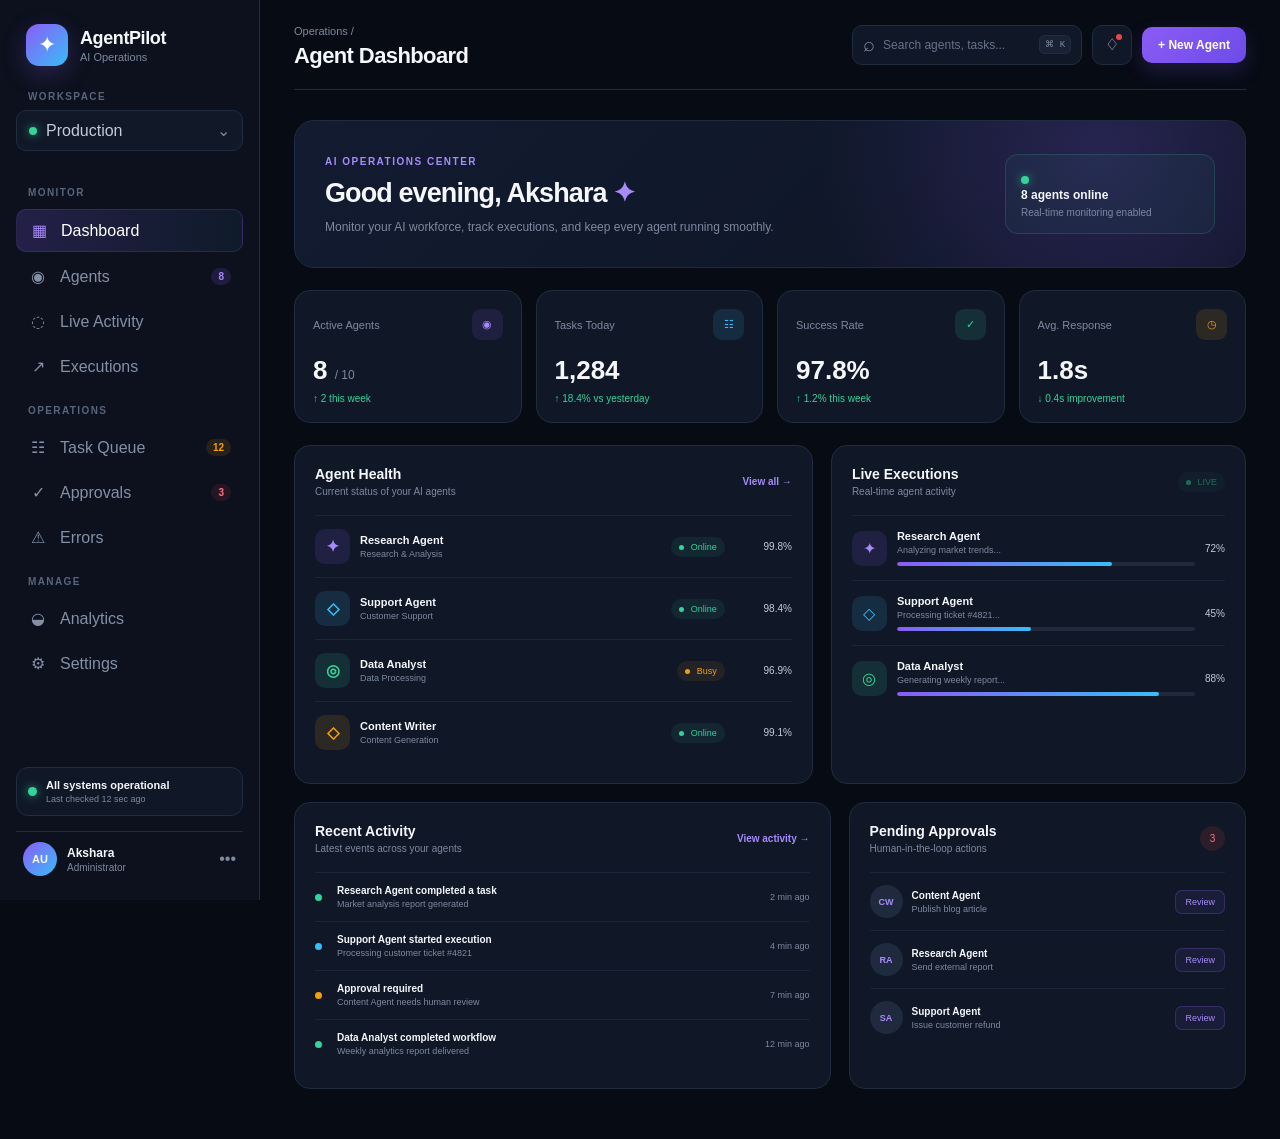
<file: akshara/AgentPilot/index.html>
<!DOCTYPE html>
<html lang="en">
<head>
    <meta charset="UTF-8">
    <meta name="viewport" content="width=device-width, initial-scale=1.0">
    <title>AgentPilot - AI Agent Operations Center</title>
    <link rel="stylesheet" href="style.css">
</head>

<body>

    <!-- Sidebar -->
    <aside class="sidebar">

        <div class="brand">
            <div class="brand-icon">✦</div>
            <div>
                <h2>AgentPilot</h2>
                <span>AI Operations</span>
            </div>
        </div>

        <div class="workspace">
            <span class="workspace-label">WORKSPACE</span>
            <button class="workspace-btn">
                <span class="workspace-dot"></span>
                Production
                <span class="arrow">⌄</span>
            </button>
        </div>

        <nav class="navigation">

            <p class="nav-title">MONITOR</p>

            <button class="nav-item active" data-section="dashboard">
                <span>▦</span>
                Dashboard
            </button>

            <button class="nav-item" data-section="agents">
                <span>◉</span>
                Agents
                <b class="nav-count">8</b>
            </button>

            <button class="nav-item" data-section="activity">
                <span>◌</span>
                Live Activity
            </button>

            <button class="nav-item" data-section="executions">
                <span>↗</span>
                Executions
            </button>

            <p class="nav-title">OPERATIONS</p>

            <button class="nav-item" data-section="tasks">
                <span>☷</span>
                Task Queue
                <b class="nav-count orange">12</b>
            </button>

            <button class="nav-item" data-section="approvals">
                <span>✓</span>
                Approvals
                <b class="nav-count red">3</b>
            </button>

            <button class="nav-item" data-section="errors">
                <span>⚠</span>
                Errors
            </button>

            <p class="nav-title">MANAGE</p>

            <button class="nav-item" data-section="analytics">
                <span>◒</span>
                Analytics
            </button>

            <button class="nav-item" data-section="settings">
                <span>⚙</span>
                Settings
            </button>

        </nav>

        <div class="sidebar-bottom">

            <div class="system-status">
                <span class="status-pulse"></span>
                <div>
                    <strong>All systems operational</strong>
                    <small>Last checked 12 sec ago</small>
                </div>
            </div>

            <div class="user-profile">
                <div class="avatar">AU</div>
                <div>
                    <strong>Akshara</strong>
                    <small>Administrator</small>
                </div>
                <span>•••</span>
            </div>

        </div>

    </aside>


    <!-- Main Content -->
    <main class="main-content">

        <!-- Topbar -->
        <header class="topbar">

            <div>
                <span class="breadcrumb">Operations /</span>
                <h1 id="pageTitle">Agent Dashboard</h1>
            </div>

            <div class="top-actions">

                <div class="search-box">
                    <span>⌕</span>
                    <input type="text" id="searchInput" placeholder="Search agents, tasks...">
                    <kbd>⌘ K</kbd>
                </div>

                <button class="icon-btn" id="notificationBtn">
                    ♢
                    <span class="notification-dot"></span>
                </button>

                <button class="create-btn" id="createAgentBtn">
                    + New Agent
                </button>

            </div>

        </header>


        <!-- Dashboard -->
        <section class="section active" id="dashboard">

            <div class="hero">

                <div>
                    <span class="eyebrow">AI OPERATIONS CENTER</span>
                    <h2>Good evening, Akshara <span>✦</span></h2>
                    <p>
                        Monitor your AI workforce, track executions,
                        and keep every agent running smoothly.
                    </p>
                </div>

                <div class="hero-status">
                    <span class="live-dot"></span>
                    <strong>8 agents online</strong>
                    <small>Real-time monitoring enabled</small>
                </div>

            </div>


            <!-- Stats -->
            <div class="stats-grid">

                <div class="stat-card">
                    <div class="stat-top">
                        <span>Active Agents</span>
                        <div class="stat-icon purple">◉</div>
                    </div>
                    <h3>8 <small>/ 10</small></h3>
                    <div class="stat-change positive">↑ 2 this week</div>
                </div>

                <div class="stat-card">
                    <div class="stat-top">
                        <span>Tasks Today</span>
                        <div class="stat-icon blue">☷</div>
                    </div>
                    <h3>1,284</h3>
                    <div class="stat-change positive">↑ 18.4% vs yesterday</div>
                </div>

                <div class="stat-card">
                    <div class="stat-top">
                        <span>Success Rate</span>
                        <div class="stat-icon green">✓</div>
                    </div>
                    <h3>97.8%</h3>
                    <div class="stat-change positive">↑ 1.2% this week</div>
                </div>

                <div class="stat-card">
                    <div class="stat-top">
                        <span>Avg. Response</span>
                        <div class="stat-icon orange">◷</div>
                    </div>
                    <h3>1.8s</h3>
                    <div class="stat-change positive">↓ 0.4s improvement</div>
                </div>

            </div>


            <!-- Dashboard Grid -->
            <div class="dashboard-grid">

                <!-- Agent Health -->
                <div class="panel agent-health">

                    <div class="panel-header">
                        <div>
                            <h3>Agent Health</h3>
                            <p>Current status of your AI agents</p>
                        </div>
                        <button class="text-btn" onclick="showSection('agents')">
                            View all →
                        </button>
                    </div>

                    <div class="health-list">

                        <div class="health-row">
                            <div class="agent-mini">
                                <div class="agent-icon purple-bg">✦</div>
                                <div>
                                    <strong>Research Agent</strong>
                                    <small>Research & Analysis</small>
                                </div>
                            </div>
                            <span class="health-status online">
                                <i></i> Online
                            </span>
                            <span class="health-value">99.8%</span>
                        </div>

                        <div class="health-row">
                            <div class="agent-mini">
                                <div class="agent-icon blue-bg">◇</div>
                                <div>
                                    <strong>Support Agent</strong>
                                    <small>Customer Support</small>
                                </div>
                            </div>
                            <span class="health-status online">
                                <i></i> Online
                            </span>
                            <span class="health-value">98.4%</span>
                        </div>

                        <div class="health-row">
                            <div class="agent-mini">
                                <div class="agent-icon green-bg">◎</div>
                                <div>
                                    <strong>Data Analyst</strong>
                                    <small>Data Processing</small>
                                </div>
                            </div>
                            <span class="health-status busy">
                                <i></i> Busy
                            </span>
                            <span class="health-value">96.9%</span>
                        </div>

                        <div class="health-row">
                            <div class="agent-mini">
                                <div class="agent-icon orange-bg">◇</div>
                                <div>
                                    <strong>Content Writer</strong>
                                    <small>Content Generation</small>
                                </div>
                            </div>
                            <span class="health-status online">
                                <i></i> Online
                            </span>
                            <span class="health-value">99.1%</span>
                        </div>

                    </div>

                </div>


                <!-- Live Executions -->
                <div class="panel live-panel">

                    <div class="panel-header">
                        <div>
                            <h3>Live Executions</h3>
                            <p>Real-time agent activity</p>
                        </div>

                        <span class="live-label">
                            <i></i> LIVE
                        </span>
                    </div>

                    <div class="execution-item">

                        <div class="execution-icon purple-bg">✦</div>

                        <div class="execution-info">
                            <strong>Research Agent</strong>
                            <span>Analyzing market trends...</span>

                            <div class="progress">
                                <div style="width: 72%"></div>
                            </div>
                        </div>

                        <span class="execution-time">72%</span>

                    </div>


                    <div class="execution-item">

                        <div class="execution-icon blue-bg">◇</div>

                        <div class="execution-info">
                            <strong>Support Agent</strong>
                            <span>Processing ticket #4821...</span>

                            <div class="progress">
                                <div style="width: 45%"></div>
                            </div>
                        </div>

                        <span class="execution-time">45%</span>

                    </div>


                    <div class="execution-item">

                        <div class="execution-icon green-bg">◎</div>

                        <div class="execution-info">
                            <strong>Data Analyst</strong>
                            <span>Generating weekly report...</span>

                            <div class="progress">
                                <div style="width: 88%"></div>
                            </div>
                        </div>

                        <span class="execution-time">88%</span>

                    </div>

                </div>

            </div>


            <!-- Bottom Grid -->
            <div class="bottom-grid">

                <!-- Recent Activity -->
                <div class="panel">

                    <div class="panel-header">
                        <div>
                            <h3>Recent Activity</h3>
                            <p>Latest events across your agents</p>
                        </div>

                        <button class="text-btn" onclick="showSection('activity')">
                            View activity →
                        </button>
                    </div>

                    <div class="activity-list">

                        <div class="activity-row">
                            <div class="activity-dot success"></div>
                            <div>
                                <strong>Research Agent completed a task</strong>
                                <span>Market analysis report generated</span>
                            </div>
                            <time>2 min ago</time>
                        </div>

                        <div class="activity-row">
                            <div class="activity-dot blue"></div>
                            <div>
                                <strong>Support Agent started execution</strong>
                                <span>Processing customer ticket #4821</span>
                            </div>
                            <time>4 min ago</time>
                        </div>

                        <div class="activity-row">
                            <div class="activity-dot warning"></div>
                            <div>
                                <strong>Approval required</strong>
                                <span>Content Agent needs human review</span>
                            </div>
                            <time>7 min ago</time>
                        </div>

                        <div class="activity-row">
                            <div class="activity-dot success"></div>
                            <div>
                                <strong>Data Analyst completed workflow</strong>
                                <span>Weekly analytics report delivered</span>
                            </div>
                            <time>12 min ago</time>
                        </div>

                    </div>

                </div>


                <!-- Pending Approvals -->
                <div class="panel approval-panel">

                    <div class="panel-header">
                        <div>
                            <h3>Pending Approvals</h3>
                            <p>Human-in-the-loop actions</p>
                        </div>

                        <span class="approval-count">3</span>
                    </div>

                    <div class="approval-item">
                        <div class="approval-avatar">CW</div>
                        <div>
                            <strong>Content Agent</strong>
                            <span>Publish blog article</span>
                        </div>
                        <button class="approve-small">Review</button>
                    </div>

                    <div class="approval-item">
                        <div class="approval-avatar">RA</div>
                        <div>
                            <strong>Research Agent</strong>
                            <span>Send external report</span>
                        </div>
                        <button class="approve-small">Review</button>
                    </div>

                    <div class="approval-item">
                        <div class="approval-avatar">SA</div>
                        <div>
                            <strong>Support Agent</strong>
                            <span>Issue customer refund</span>
                        </div>
                        <button class="approve-small">Review</button>
                    </div>

                </div>

            </div>

        </section>


        <!-- Agents Section -->
        <section class="section" id="agents">

            <div class="section-heading">
                <div>
                    <span class="eyebrow">AI WORKFORCE</span>
                    <h2>Your AI Agents</h2>
                    <p>Manage and monitor all deployed agents.</p>
                </div>

                <button class="create-btn" onclick="openAgentModal()">
                    + Create Agent
                </button>
            </div>

            <div class="agent-grid">

                <div class="agent-card">
                    <div class="agent-card-top">
                        <div class="large-agent-icon purple-bg">✦</div>
                        <span class="status-badge online">● Online</span>
                    </div>
                    <h3>Research Agent</h3>
                    <p>Autonomous research and market intelligence.</p>
                    <div class="agent-meta">
                        <span>1,842 tasks</span>
                        <span>99.8% success</span>
                    </div>
                    <button class="agent-action">View Agent →</button>
                </div>

                <div class="agent-card">
                    <div class="agent-card-top">
                        <div class="large-agent-icon blue-bg">◇</div>
                        <span class="status-badge online">● Online</span>
                    </div>
                    <h3>Support Agent</h3>
                    <p>Handles customer conversations and support tickets.</p>
                    <div class="agent-meta">
                        <span>3,921 tasks</span>
                        <span>98.4% success</span>
                    </div>
                    <button class="agent-action">View Agent →</button>
                </div>

                <div class="agent-card">
                    <div class="agent-card-top">
                        <div class="large-agent-icon green-bg">◎</div>
                        <span class="status-badge busy">● Busy</span>
                    </div>
                    <h3>Data Analyst</h3>
                    <p>Processes data and generates intelligent reports.</p>
                    <div class="agent-meta">
                        <span>2,304 tasks</span>
                        <span>96.9% success</span>
                    </div>
                    <button class="agent-action">View Agent →</button>
                </div>

                <div class="agent-card">
                    <div class="agent-card-top">
                        <div class="large-agent-icon orange-bg">◇</div>
                        <span class="status-badge online">● Online</span>
                    </div>
                    <h3>Content Writer</h3>
                    <p>Creates articles, posts and marketing content.</p>
                    <div class="agent-meta">
                        <span>1,122 tasks</span>
                        <span>99.1% success</span>
                    </div>
                    <button class="agent-action">View Agent →</button>
                </div>

            </div>

        </section>


        <!-- Activity Section -->
        <section class="section" id="activity">

            <div class="section-heading">
                <div>
                    <span class="eyebrow">REAL-TIME</span>
                    <h2>Live Activity</h2>
                    <p>Everything happening across your AI workforce.</p>
                </div>
            </div>

            <div class="panel full-panel">

                <div class="activity-feed">

                    <div class="feed-item">
                        <div class="feed-icon success">✓</div>
                        <div class="feed-content">
                            <strong>Research Agent completed execution</strong>
                            <p>Generated market intelligence report with 24 sources.</p>
                        </div>
                        <span>Just now</span>
                    </div>

                    <div class="feed-item">
                        <div class="feed-icon blue">↗</div>
                        <div class="feed-content">
                            <strong>Support Agent started task</strong>
                            <p>Analyzing customer request #4821.</p>
                        </div>
                        <span>2 min ago</span>
                    </div>

                    <div class="feed-item">
                        <div class="feed-icon warning">!</div>
                        <div class="feed-content">
                            <strong>Content Agent requested approval</strong>
                            <p>Human review required before publishing.</p>
                        </div>
                        <span>7 min ago</span>
                    </div>

                </div>

            </div>

        </section>


        <!-- Executions -->
        <section class="section" id="executions">

            <div class="section-heading">
                <div>
                    <span class="eyebrow">EXECUTION HISTORY</span>
                    <h2>Agent Executions</h2>
                    <p>Track every execution across your agents.</p>
                </div>
            </div>

            <div class="panel full-panel">

                <div class="table-header">
                    <span>EXECUTION</span>
                    <span>AGENT</span>
                    <span>STATUS</span>
                    <span>DURATION</span>
                    <span>STARTED</span>
                </div>

                <div class="table-row">
                    <strong>#EX-92841</strong>
                    <span>Research Agent</span>
                    <span class="table-status success">Completed</span>
                    <span>12.4s</span>
                    <span>2 min ago</span>
                </div>

                <div class="table-row">
                    <strong>#EX-92840</strong>
                    <span>Support Agent</span>
                    <span class="table-status running">Running</span>
                    <span>8.2s</span>
                    <span>4 min ago</span>
                </div>

                <div class="table-row">
                    <strong>#EX-92839</strong>
                    <span>Data Analyst</span>
                    <span class="table-status success">Completed</span>
                    <span>24.8s</span>
                    <span>8 min ago</span>
                </div>

                <div class="table-row">
                    <strong>#EX-92838</strong>
                    <span>Content Writer</span>
                    <span class="table-status failed">Failed</span>
                    <span>5.6s</span>
                    <span>13 min ago</span>
                </div>

            </div>

        </section>


        <!-- Task Queue -->
        <section class="section" id="tasks">

            <div class="section-heading">
                <div>
                    <span class="eyebrow">OPERATIONS</span>
                    <h2>Task Queue</h2>
                    <p>Manage pending and running agent tasks.</p>
                </div>
            </div>

            <div class="queue-grid">

                <div class="queue-card">
                    <span class="queue-number">12</span>
                    <span>Pending</span>
                </div>

                <div class="queue-card">
                    <span class="queue-number blue-text">4</span>
                    <span>Running</span>
                </div>

                <div class="queue-card">
                    <span class="queue-number green-text">1,268</span>
                    <span>Completed Today</span>
                </div>

            </div>

            <div class="panel full-panel">

                <div class="task-row">
                    <div class="task-priority high"></div>
                    <div>
                        <strong>Analyze competitor pricing</strong>
                        <span>Research Agent • High priority</span>
                    </div>
                    <span class="task-time">Queued 2m ago</span>
                    <button class="run-btn">Run</button>
                </div>

                <div class="task-row">
                    <div class="task-priority medium"></div>
                    <div>
                        <strong>Summarize customer feedback</strong>
                        <span>Data Analyst • Medium priority</span>
                    </div>
                    <span class="task-time">Queued 5m ago</span>
                    <button class="run-btn">Run</button>
                </div>

                <div class="task-row">
                    <div class="task-priority low"></div>
                    <div>
                        <strong>Generate social media post</strong>
                        <span>Content Writer • Low priority</span>
                    </div>
                    <span class="task-time">Queued 9m ago</span>
                    <button class="run-btn">Run</button>
                </div>

            </div>

        </section>


        <!-- Approvals -->
        <section class="section" id="approvals">

            <div class="section-heading">
                <div>
                    <span class="eyebrow">HUMAN-IN-THE-LOOP</span>
                    <h2>Approval Center</h2>
                    <p>Review actions that require human approval.</p>
                </div>
            </div>

            <div class="approval-grid">

                <div class="approval-card">
                    <div class="approval-card-head">
                        <div class="large-agent-icon orange-bg">◇</div>
                        <span class="status-badge waiting">Waiting</span>
                    </div>

                    <h3>Publish blog article</h3>
                    <p>Content Agent wants to publish an AI trends article.</p>

                    <div class="approval-details">
                        <span>Agent: Content Writer</span>
                        <span>Risk: Low</span>
                    </div>

                    <div class="approval-actions">
                        <button class="reject-btn">Reject</button>
                        <button class="approve-btn">Approve</button>
                    </div>
                </div>

                <div class="approval-card">
                    <div class="approval-card-head">
                        <div class="large-agent-icon purple-bg">✦</div>
                        <span class="status-badge waiting">Waiting</span>
                    </div>

                    <h3>Send external report</h3>
                    <p>Research Agent wants to send a report to an external recipient.</p>

                    <div class="approval-details">
                        <span>Agent: Research Agent</span>
                        <span>Risk: Medium</span>
                    </div>

                    <div class="approval-actions">
                        <button class="reject-btn">Reject</button>
                        <button class="approve-btn">Approve</button>
                    </div>
                </div>

            </div>

        </section>


        <!-- Errors -->
        <section class="section" id="errors">

            <div class="section-heading">
                <div>
                    <span class="eyebrow">RELIABILITY</span>
                    <h2>Errors & Recovery</h2>
                    <p>Monitor failed executions and retry operations.</p>
                </div>
            </div>

            <div class="error-summary">

                <div>
                    <span>Errors Today</span>
                    <strong>14</strong>
                </div>

                <div>
                    <span>Recovered</span>
                    <strong>12</strong>
                </div>

                <div>
                    <span>Needs Attention</span>
                    <strong>2</strong>
                </div>

            </div>

            <div class="panel full-panel">

                <div class="error-row">
                    <div class="error-icon">!</div>
                    <div>
                        <strong>API timeout</strong>
                        <span>Content Writer • Execution #EX-92838</span>
                    </div>
                    <span class="error-time">13 min ago</span>
                    <button class="retry-btn">Retry</button>
                </div>

                <div class="error-row">
                    <div class="error-icon">!</div>
                    <div>
                        <strong>Invalid response format</strong>
                        <span>Data Analyst • Execution #EX-92831</span>
                    </div>
                    <span class="error-time">31 min ago</span>
                    <button class="retry-btn">Retry</button>
                </div>

            </div>

        </section>


        <!-- Analytics -->
        <section class="section" id="analytics">

            <div class="section-heading">
                <div>
                    <span class="eyebrow">PERFORMANCE</span>
                    <h2>Agent Analytics</h2>
                    <p>Understand how your AI workforce performs over time.</p>
                </div>
            </div>

            <div class="analytics-grid">

                <div class="panel chart-panel">
                    <div class="panel-header">
                        <div>
                            <h3>Execution Volume</h3>
                            <p>Tasks completed over the last 7 days</p>
                        </div>
                    </div>

                    <div class="chart">
                        <div class="bar" style="height:45%"><span>Mon</span></div>
                        <div class="bar" style="height:62%"><span>Tue</span></div>
                        <div class="bar" style="height:54%"><span>Wed</span></div>
                        <div class="bar" style="height:76%"><span>Thu</span></div>
                        <div class="bar" style="height:68%"><span>Fri</span></div>
                        <div class="bar" style="height:88%"><span>Sat</span></div>
                        <div class="bar active-bar" style="height:94%"><span>Sun</span></div>
                    </div>
                </div>

                <div class="panel performance-panel">
                    <h3>Top Performing Agents</h3>

                    <div class="performance-row">
                        <span>Research Agent</span>
                        <strong>99.8%</strong>
                    </div>

                    <div class="performance-row">
                        <span>Content Writer</span>
                        <strong>99.1%</strong>
                    </div>

                    <div class="performance-row">
                        <span>Support Agent</span>
                        <strong>98.4%</strong>
                    </div>

                    <div class="performance-row">
                        <span>Data Analyst</span>
                        <strong>96.9%</strong>
                    </div>

                </div>

            </div>

        </section>


        <!-- Settings -->
        <section class="section" id="settings">

            <div class="section-heading">
                <div>
                    <span class="eyebrow">SYSTEM</span>
                    <h2>Settings</h2>
                    <p>Configure your AgentPilot workspace.</p>
                </div>
            </div>

            <div class="settings-grid">

                <div class="panel settings-card">
                    <h3>Workspace Settings</h3>
                    <p>Manage general workspace preferences.</p>

                    <label>
                        Workspace Name
                        <input type="text" value="Production">
                    </label>

                    <label>
                        Default Model
                        <select>
                            <option>GPT-5.6</option>
                            <option>GPT-5</option>
                            <option>Custom Model</option>
                        </select>
                    </label>

                    <button class="save-btn">Save Changes</button>
                </div>

                <div class="panel settings-card">
                    <h3>Notifications</h3>
                    <p>Choose when AgentPilot should notify you.</p>

                    <div class="setting-toggle">
                        <div>
                            <strong>Agent failures</strong>
                            <span>Notify when an execution fails</span>
                        </div>
                        <input type="checkbox" checked>
                    </div>

                    <div class="setting-toggle">
                        <div>
                            <strong>Approval requests</strong>
                            <span>Notify when human review is required</span>
                        </div>
                        <input type="checkbox" checked>
                    </div>

                    <div class="setting-toggle">
                        <div>
                            <strong>Daily summary</strong>
                            <span>Receive daily performance reports</span>
                        </div>
                        <input type="checkbox">
                    </div>
                </div>

            </div>

        </section>

    </main>


    <!-- Create Agent Modal -->
    <div class="modal" id="agentModal">

        <div class="modal-box">

            <button class="modal-close" onclick="closeAgentModal()">×</button>

            <div class="modal-icon">✦</div>

            <h2>Create New Agent</h2>
            <p>Configure a new AI agent for your workspace.</p>

            <label>
                Agent Name
                <input type="text" id="agentName" placeholder="e.g. Marketing Agent">
            </label>

            <label>
                Agent Type
                <select id="agentType">
                    <option>Research & Analysis</option>
                    <option>Customer Support</option>
                    <option>Data Processing</option>
                    <option>Content Generation</option>
                    <option>Custom Agent</option>
                </select>
            </label>

            <label>
                Description
                <textarea id="agentDescription" placeholder="What should this agent do?"></textarea>
            </label>

            <div class="modal-actions">
                <button class="cancel-btn" onclick="closeAgentModal()">Cancel</button>
                <button class="create-btn" onclick="createAgent()">Create Agent</button>
            </div>

        </div>

    </div>


    <!-- Toast -->
    <div class="toast" id="toast">
        <span class="toast-icon">✓</span>
        <span id="toastMessage">Action completed</span>
    </div>


    <script src="script.js"></script>

</body>
</html>
</file>
<file: akshara/AgentFlow/style.css>
* {
    margin: 0;
    padding: 0;
    box-sizing: border-box;
}

:root {
    --bg: #080b16;
    --sidebar: #0d1120;
    --panel: #111729;
    --panel2: #171d31;
    --border: #252d45;

    --purple: #8b5cf6;
    --purple-light: #a78bfa;
    --blue: #38bdf8;
    --green: #34d399;
    --orange: #f59e0b;
    --red: #ef4444;

    --text: #f4f7ff;
    --muted: #8993ad;
    --soft: #b8c0d4;
}

body {
    font-family: "Segoe UI", Arial, sans-serif;
    background: var(--bg);
    color: var(--text);
    min-height: 100vh;
}

button,
input,
textarea,
select {
    font-family: inherit;
}

button {
    cursor: pointer;
}

/* ======================================
   APP LAYOUT
====================================== */

.app {
    display: flex;
    min-height: 100vh;
}

/* ======================================
   SIDEBAR
====================================== */

.sidebar {
    width: 255px;
    background: var(--sidebar);
    border-right: 1px solid var(--border);
    position: fixed;
    left: 0;
    top: 0;
    bottom: 0;
    display: flex;
    flex-direction: column;
    padding: 24px 15px;
    z-index: 10;
}

.brand {
    display: flex;
    align-items: center;
    gap: 12px;
    padding: 0 9px;
    margin-bottom: 28px;
}

.brand-icon {
    width: 42px;
    height: 42px;
    border-radius: 13px;
    background: linear-gradient(
        135deg,
        var(--purple),
        var(--blue)
    );
    display: flex;
    align-items: center;
    justify-content: center;
    font-size: 23px;
    box-shadow: 0 0 25px rgba(139, 92, 246, 0.3);
}

.brand h2 {
    font-size: 19px;
}

.brand h2 span {
    color: var(--purple-light);
}

.brand small {
    color: var(--muted);
    font-size: 10px;
}

.workspace {
    margin-bottom: 25px;
}

.workspace > span {
    display: block;
    color: #606a84;
    font-size: 10px;
    letter-spacing: 1.5px;
    margin: 0 10px 8px;
}

.workspace-box {
    background: var(--panel);
    border: 1px solid var(--border);
    border-radius: 10px;
    padding: 10px;
    display: flex;
    align-items: center;
    gap: 9px;
}

.workspace-avatar {
    width: 31px;
    height: 31px;
    border-radius: 8px;
    background: linear-gradient(
        135deg,
        var(--purple),
        var(--blue)
    );
    display: flex;
    align-items: center;
    justify-content: center;
    font-weight: bold;
}

.workspace-box div:nth-child(2) {
    flex: 1;
}

.workspace-box strong {
    display: block;
    font-size: 12px;
}

.workspace-box small {
    color: var(--muted);
    font-size: 10px;
}

.workspace-box b {
    color: var(--muted);
}

nav {
    flex: 1;
}

.nav-label {
    color: #606a84;
    font-size: 9px;
    letter-spacing: 1.5px;
    margin: 22px 10px 9px;
}

.nav-item {
    height: 42px;
    padding: 0 13px;
    display: flex;
    align-items: center;
    gap: 12px;
    border-radius: 9px;
    color: var(--muted);
    font-size: 13px;
    margin-bottom: 4px;
    transition: 0.2s ease;
}

.nav-item span {
    width: 18px;
    text-align: center;
    font-size: 16px;
}

.nav-item:hover {
    color: white;
    background: var(--panel2);
}

.nav-item.active {
    color: white;
    background: linear-gradient(
        90deg,
        rgba(139, 92, 246, 0.22),
        rgba(56, 189, 248, 0.06)
    );
    border-left: 3px solid var(--purple);
}

.nav-item em {
    margin-left: auto;
    width: 21px;
    height: 21px;
    background: var(--red);
    color: white;
    border-radius: 50%;
    font-size: 10px;
    display: flex;
    align-items: center;
    justify-content: center;
    font-style: normal;
}

.sidebar-bottom {
    border-top: 1px solid var(--border);
    padding-top: 16px;
}

.user {
    display: flex;
    align-items: center;
    gap: 10px;
}

.user-avatar {
    width: 35px;
    height: 35px;
    border-radius: 50%;
    background: linear-gradient(
        135deg,
        var(--purple),
        #ec4899
    );
    display: flex;
    align-items: center;
    justify-content: center;
    font-size: 11px;
    font-weight: bold;
}

.user strong {
    display: block;
    font-size: 12px;
}

.user small {
    color: var(--muted);
    font-size: 10px;
}

/* ======================================
   MAIN
====================================== */

.main {
    margin-left: 255px;
    width: calc(100% - 255px);
    padding: 30px 35px;
}

/* ======================================
   TOPBAR
====================================== */

.topbar {
    display: flex;
    justify-content: space-between;
    align-items: center;
    margin-bottom: 30px;
}

.breadcrumb {
    color: var(--muted);
    font-size: 11px;
    margin-bottom: 5px;
}

.topbar h1 {
    font-size: 27px;
}

.top-actions {
    display: flex;
    align-items: center;
    gap: 10px;
}

.search {
    width: 250px;
    height: 41px;
    border: 1px solid var(--border);
    background: var(--panel);
    border-radius: 9px;
    display: flex;
    align-items: center;
    padding: 0 11px;
    gap: 8px;
    color: var(--muted);
}

.search input {
    width: 100%;
    background: transparent;
    border: none;
    outline: none;
    color: white;
}

.search input::placeholder {
    color: #667089;
}

.search kbd {
    border: 1px solid var(--border);
    padding: 3px 5px;
    border-radius: 4px;
    font-size: 9px;
    color: var(--muted);
}

.notification-btn {
    position: relative;
    width: 41px;
    height: 41px;
    border-radius: 9px;
    border: 1px solid var(--border);
    background: var(--panel);
    color: white;
}

.notification-btn span {
    position: absolute;
    width: 6px;
    height: 6px;
    border-radius: 50%;
    background: var(--red);
    top: 9px;
    right: 9px;
}

/* ======================================
   BUTTONS
====================================== */

.create-btn {
    background: linear-gradient(
        135deg,
        var(--purple),
        #7046df
    );
    border: none;
    color: white;
    padding: 11px 16px;
    border-radius: 8px;
    font-size: 12px;
    font-weight: 600;
    transition: 0.2s;
}

.create-btn:hover {
    transform: translateY(-2px);
    box-shadow: 0 8px 25px rgba(139, 92, 246, 0.3);
}

.secondary-btn {
    background: var(--panel2);
    border: 1px solid var(--border);
    color: var(--soft);
    padding: 10px 15px;
    border-radius: 8px;
    margin-right: 7px;
}

.secondary-btn:hover {
    color: white;
    border-color: var(--purple);
}

/* ======================================
   WELCOME
====================================== */

.welcome {
    background:
        radial-gradient(
            circle at 90% 30%,
            rgba(139, 92, 246, 0.22),
            transparent 30%
        ),
        linear-gradient(
            120deg,
            #12182b,
            #101629
        );
    border: 1px solid var(--border);
    border-radius: 16px;
    padding: 30px;
    display: flex;
    justify-content: space-between;
    align-items: center;
    margin-bottom: 20px;
    overflow: hidden;
}

.eyebrow {
    color: var(--purple-light);
    font-size: 10px;
    letter-spacing: 1.5px;
    margin-bottom: 8px;
}

.welcome h2 {
    font-size: 24px;
    margin-bottom: 8px;
}

.welcome p:last-child {
    color: var(--muted);
    font-size: 13px;
}

.welcome-orb {
    width: 90px;
    height: 90px;
    border-radius: 50%;
    background:
        radial-gradient(
            circle,
            var(--purple),
            #31205e
        );
    display: flex;
    align-items: center;
    justify-content: center;
    font-size: 35px;
    box-shadow:
        0 0 40px rgba(139, 92, 246, 0.4),
        inset 0 0 25px rgba(255,255,255,0.1);
}

/* ======================================
   STATS
====================================== */

.stats {
    display: grid;
    grid-template-columns: repeat(4, 1fr);
    gap: 15px;
    margin-bottom: 20px;
}

.stat {
    background: var(--panel);
    border: 1px solid var(--border);
    border-radius: 13px;
    padding: 19px;
    position: relative;
}

.stat-icon {
    width: 35px;
    height: 35px;
    border-radius: 9px;
    display: flex;
    align-items: center;
    justify-content: center;
    margin-bottom: 13px;
}

.stat-icon.purple {
    background: rgba(139, 92, 246, 0.13);
    color: var(--purple-light);
}

.stat-icon.blue {
    background: rgba(56, 189, 248, 0.13);
    color: var(--blue);
}

.stat-icon.green {
    background: rgba(52, 211, 153, 0.13);
    color: var(--green);
}

.stat-icon.orange {
    background: rgba(245, 158, 11, 0.13);
    color: var(--orange);
}

.stat > span {
    display: block;
    color: var(--muted);
    font-size: 11px;
    margin-bottom: 4px;
}

.stat strong {
    font-size: 25px;
    display: block;
}

.stat small {
    color: var(--green);
    font-size: 10px;
}

/* ======================================
   PANELS
====================================== */

.panel {
    background: var(--panel);
    border: 1px solid var(--border);
    border-radius: 14px;
    padding: 20px;
}

.panel-header {
    display: flex;
    justify-content: space-between;
    align-items: center;
    margin-bottom: 18px;
}

.panel-header h3 {
    font-size: 15px;
}

.panel-header p {
    color: var(--muted);
    font-size: 11px;
    margin-top: 4px;
}

.panel-header button {
    background: transparent;
    border: none;
    color: var(--purple-light);
    font-size: 11px;
}

/* ======================================
   DASHBOARD GRID
====================================== */

.dashboard-grid {
    display: grid;
    grid-template-columns: 1.6fr 1fr;
    gap: 18px;
    margin-bottom: 18px;
}

/* ======================================
   WORKFLOW LIST
====================================== */

.workflow-list {
    display: flex;
    flex-direction: column;
}

.workflow-row {
    display: grid;
    grid-template-columns: 40px 1fr 80px 70px 20px;
    align-items: center;
    gap: 12px;
    padding: 13px 4px;
    border-bottom: 1px solid var(--border);
}

.workflow-row:last-child {
    border-bottom: none;
}

.workflow-logo {
    width: 37px;
    height: 37px;
    border-radius: 9px;
    display: flex;
    align-items: center;
    justify-content: center;
}

.purple-bg {
    background: rgba(139, 92, 246, 0.16);
    color: var(--purple-light);
}

.blue-bg {
    background: rgba(56, 189, 248, 0.13);
    color: var(--blue);
}

.green-bg {
    background: rgba(52, 211, 153, 0.13);
    color: var(--green);
}

.orange-bg {
    background: rgba(245, 158, 11, 0.13);
    color: var(--orange);
}

.workflow-info strong {
    display: block;
    font-size: 12px;
    margin-bottom: 4px;
}

.workflow-info span {
    display: block;
    color: var(--muted);
    font-size: 10px;
}

.runs {
    color: var(--muted);
    font-size: 10px;
}

.more {
    color: var(--muted);
}

.run-status {
    font-size: 9px;
    white-space: nowrap;
}

.run-status i {
    width: 6px;
    height: 6px;
    display: inline-block;
    border-radius: 50%;
    margin-right: 4px;
}

.active-status {
    color: var(--green);
}

.active-status i {
    background: var(--green);
}

.paused-status {
    color: var(--orange);
}

.paused-status i {
    background: var(--orange);
}

/* ======================================
   LIVE EXECUTIONS
====================================== */

.live-dot {
    color: var(--green);
    font-size: 9px;
    letter-spacing: 1px;
}

.execution {
    display: grid;
    grid-template-columns: 34px 1fr 35px;
    align-items: center;
    gap: 10px;
    padding: 12px 0;
    border-bottom: 1px solid var(--border);
}

.execution:last-child {
    border-bottom: none;
}

.execution-icon {
    width: 33px;
    height: 33px;
    border-radius: 8px;
    background: var(--panel2);
    display: flex;
    align-items: center;
    justify-content: center;
}

.execution strong {
    display: block;
    font-size: 11px;
}

.execution span {
    color: var(--muted);
    font-size: 9px;
}

.execution > b {
    color: var(--purple-light);
    font-size: 10px;
}

.progress {
    height: 4px;
    background: #242b40;
    border-radius: 20px;
    margin-top: 7px;
    overflow: hidden;
}

.progress div {
    height: 100%;
    background: linear-gradient(
        90deg,
        var(--purple),
        var(--blue)
    );
    border-radius: 20px;
}

/* ======================================
   BOTTOM GRID
====================================== */

.bottom-grid {
    display: grid;
    grid-template-columns: 1.4fr 1fr;
    gap: 18px;
}

/* ======================================
   AGENT NETWORK
====================================== */

.agent-network {
    display: grid;
    grid-template-columns: repeat(4, 1fr);
    gap: 10px;
}

.network-agent {
    background: var(--panel2);
    border: 1px solid var(--border);
    border-radius: 10px;
    padding: 13px;
    position: relative;
}

.agent-avatar {
    width: 35px;
    height: 35px;
    border-radius: 9px;
    display: flex;
    align-items: center;
    justify-content: center;
    font-weight: bold;
    margin-bottom: 10px;
}

.network-agent strong {
    display: block;
    font-size: 11px;
}

.network-agent span {
    color: var(--muted);
    font-size: 9px;
}

.network-agent i {
    width: 7px;
    height: 7px;
    border-radius: 50%;
    position: absolute;
    top: 12px;
    right: 12px;
}

.online {
    background: var(--green);
    box-shadow: 0 0 8px var(--green);
}

.offline {
    background: var(--red);
}

/* ======================================
   APPROVALS
====================================== */

.approval-count {
    background: rgba(245, 158, 11, 0.15);
    color: var(--orange);
    padding: 5px 9px;
    border-radius: 20px;
    font-size: 10px;
}

.approval-item {
    display: flex;
    align-items: center;
    gap: 10px;
    padding: 10px 0;
    border-bottom: 1px solid var(--border);
}

.approval-item:last-child {
    border-bottom: none;
}

.approval-icon {
    width: 32px;
    height: 32px;
    border-radius: 8px;
    background: rgba(245, 158, 11, 0.1);
    display: flex;
    align-items: center;
    justify-content: center;
}

.approval-item div {
    flex: 1;
}

.approval-item strong {
    display: block;
    font-size: 11px;
}

.approval-item small {
    color: var(--muted);
    font-size: 9px;
}

.approval-item button {
    background: var(--panel2);
    border: 1px solid var(--border);
    color: var(--purple-light);
    border-radius: 6px;
    padding: 6px 9px;
    font-size: 9px;
}

/* ======================================
   SECTIONS
====================================== */

.section {
    display: none;
}

.section.active {
    display: block;
}

.section-heading {
    display: flex;
    justify-content: space-between;
    align-items: center;
    margin-bottom: 22px;
}

.section-heading h2 {
    font-size: 22px;
}

.section-heading p {
    color: var(--muted);
    font-size: 12px;
    margin-top: 5px;
}

/* ======================================
   WORKFLOW CARDS
====================================== */

.workflow-cards {
    display: grid;
    grid-template-columns: repeat(3, 1fr);
    gap: 17px;
}

.workflow-card {
    background: var(--panel);
    border: 1px solid var(--border);
    border-radius: 14px;
    padding: 20px;
    transition: 0.25s;
}

.workflow-card:hover {
    transform: translateY(-4px);
    border-color: var(--purple);
    box-shadow: 0 15px 35px rgba(0,0,0,0.25);
}

.workflow-card-icon {
    width: 43px;
    height: 43px;
    border-radius: 11px;
    display: flex;
    align-items: center;
    justify-content: center;
    margin-bottom: 16px;
}

.workflow-card h3 {
    font-size: 14px;
    margin-bottom: 8px;
}

.workflow-card > p {
    color: var(--muted);
    font-size: 11px;
    line-height: 1.6;
    min-height: 35px;
}

.flow-mini {
    margin: 18px 0;
    display: flex;
    align-items: center;
    gap: 5px;
    flex-wrap: wrap;
    color: var(--muted);
    font-size: 9px;
}

.flow-mini span {
    padding: 5px 7px;
    background: var(--panel2);
    border: 1px solid var(--border);
    border-radius: 5px;
}

.card-footer {
    border-top: 1px solid var(--border);
    padding-top: 13px;
    display: flex;
    justify-content: space-between;
    color: var(--muted);
    font-size: 10px;
}

.active-text {
    color: var(--green);
}

.paused-text {
    color: var(--orange);
}

/* ======================================
   BUILDER
====================================== */

.builder {
    display: grid;
    grid-template-columns: 210px 1fr 255px;
    gap: 15px;
    min-height: 650px;
}

.builder-tools,
.builder-canvas,
.node-settings {
    background: var(--panel);
    border: 1px solid var(--border);
    border-radius: 14px;
    padding: 18px;
}

.builder-tools h3,
.node-settings h3 {
    font-size: 14px;
    margin-bottom: 22px;
}

.builder-tools p {
    color: #626d87;
    font-size: 9px;
    letter-spacing: 1px;
    margin: 18px 0 8px;
}

.tool {
    padding: 10px;
    background: var(--panel2);
    border: 1px solid var(--border);
    border-radius: 7px;
    color: var(--soft);
    font-size: 10px;
    margin-bottom: 6px;
    cursor: grab;
    transition: 0.2s;
}

.tool:hover {
    border-color: var(--purple);
    color: white;
}

.builder-canvas {
    position: relative;
    background-color: #0c1120;
    background-image:
        radial-gradient(#28314a 1px, transparent 1px);
    background-size: 20px 20px;
    display: flex;
    flex-direction: column;
    align-items: center;
    padding-top: 55px;
}

.canvas-label {
    position: absolute;
    top: 18px;
    left: 20px;
    color: #59647d;
    font-size: 9px;
    letter-spacing: 1px;
}

.node {
    width: 245px;
    min-height: 65px;
    padding: 12px;
    background: #171d31;
    border: 1px solid var(--purple);
    border-radius: 10px;
    display: flex;
    align-items: center;
    gap: 12px;
    box-shadow: 0 8px 25px rgba(0,0,0,0.25);
}

.node > span {
    width: 35px;
    height: 35px;
    border-radius: 8px;
    background: rgba(139, 92, 246, 0.12);
    display: flex;
    align-items: center;
    justify-content: center;
}

.node div {
    flex: 1;
}

.node small {
    display: block;
    color: var(--purple-light);
    font-size: 8px;
    letter-spacing: 1px;
    margin-bottom: 4px;
}

.node strong {
    display: block;
    font-size: 11px;
}

.node b {
    color: var(--muted);
}

.trigger-node {
    border-color: var(--green);
}

.trigger-node small {
    color: var(--green);
}

.connector {
    color: var(--purple-light);
    height: 35px;
    display: flex;
    align-items: center;
}

.branches {
    display: flex;
    gap: 70px;
    margin-top: 35px;
}

.branches > div {
    text-align: center;
}

.branches label {
    display: block;
    color: var(--muted);
    font-size: 9px;
    margin-bottom: 8px;
}

.small-node {
    width: 170px;
    min-height: 55px;
}

.selected-node {
    background: var(--panel2);
    border: 1px solid var(--border);
    border-radius: 9px;
    padding: 12px;
    display: flex;
    align-items: center;
    gap: 10px;
    margin-bottom: 20px;
}

.selected-node > span {
    font-size: 20px;
}

.selected-node strong {
    display: block;
    font-size: 11px;
}

.selected-node small {
    color: var(--muted);
    font-size: 9px;
}

.node-settings label {
    display: block;
    color: var(--muted);
    font-size: 9px;
    margin: 14px 0 6px;
}

.node-settings select,
.node-settings input[type="range"],
.node-settings textarea {
    width: 100%;
}

.node-settings select,
.node-settings textarea {
    background: var(--panel2);
    border: 1px solid var(--border);
    color: white;
    border-radius: 7px;
    padding: 9px;
    outline: none;
}

.node-settings textarea {
    min-height: 90px;
    resize: vertical;
    font-size: 10px;
}

.full {
    width: 100%;
    margin-top: 18px;
}

/* ======================================
   AGENTS
====================================== */

.agent-grid {
    display: grid;
    grid-template-columns: repeat(4, 1fr);
    gap: 16px;
}

.agent-large {
    background: var(--panel);
    border: 1px solid var(--border);
    border-radius: 14px;
    padding: 22px;
}

.agent-large .agent-avatar {
    width: 48px;
    height: 48px;
    margin-bottom: 15px;
}

.agent-large h3 {
    font-size: 15px;
    margin-bottom: 8px;
}

.agent-large p {
    color: var(--muted);
    font-size: 11px;
    line-height: 1.6;
    margin-bottom: 20px;
}

.agent-stat {
    font-size: 20px;
    font-weight: bold;
    margin-bottom: 12px;
}

.agent-stat small {
    font-size: 9px;
    color: var(--muted);
    font-weight: normal;
}

/* ======================================
   TABLE
====================================== */

table {
    width: 100%;
    border-collapse: collapse;
}

th {
    color: var(--muted);
    text-align: left;
    font-size: 9px;
    text-transform: uppercase;
    letter-spacing: 1px;
    padding: 13px;
    border-bottom: 1px solid var(--border);
}

td {
    padding: 15px 13px;
    font-size: 11px;
    border-bottom: 1px solid var(--border);
}

tr:hover {
    background: rgba(139, 92, 246, 0.04);
}

.table-success {
    color: var(--green);
}

.table-warning {
    color: var(--orange);
}

/* ======================================
   APPROVAL PAGE
====================================== */

.approval-page {
    display: flex;
    flex-direction: column;
    gap: 14px;
}

.approval-card {
    background: var(--panel);
    border: 1px solid var(--border);
    border-radius: 13px;
    padding: 20px;
    display: grid;
    grid-template-columns: 45px 1fr auto;
    align-items: center;
    gap: 15px;
}

.big-approval-icon {
    width: 43px;
    height: 43px;
    border-radius: 10px;
    background: rgba(245, 158, 11, 0.12);
    color: var(--orange);
    display: flex;
    align-items: center;
    justify-content: center;
}

.approval-card h3 {
    font-size: 13px;
}

.approval-card p {
    color: var(--muted);
    font-size: 10px;
    margin: 4px 0;
}

.approval-card small {
    color: var(--orange);
    font-size: 9px;
}

.approve,
.reject {
    padding: 9px 13px;
    border-radius: 7px;
    border: none;
    font-size: 10px;
}

.approve {
    background: var(--green);
    color: #06130e;
}

.reject {
    background: var(--panel2);
    border: 1px solid var(--border);
    color: var(--muted);
}

/* ======================================
   ERRORS
====================================== */

.error-card {
    background: var(--panel);
    border: 1px solid rgba(239, 68, 68, 0.25);
    border-radius: 13px;
    padding: 18px;
    display: grid;
    grid-template-columns: 40px 1fr 90px 70px;
    align-items: center;
    gap: 15px;
    margin-bottom: 12px;
}

.error-icon {
    width: 38px;
    height: 38px;
    border-radius: 9px;
    background: rgba(239, 68, 68, 0.12);
    color: var(--red);
    display: flex;
    align-items: center;
    justify-content: center;
    font-weight: bold;
}

.error-card h3 {
    font-size: 12px;
}

.error-card p,
.error-card small {
    color: var(--muted);
    font-size: 9px;
}

.error-card p {
    margin: 4px 0;
}

.retry-count {
    color: var(--orange);
    font-size: 9px;
}

.retry-btn {
    background: rgba(139, 92, 246, 0.13);
    color: var(--purple-light);
    border: 1px solid rgba(139, 92, 246, 0.3);
    padding: 8px;
    border-radius: 7px;
    font-size: 9px;
}

/* ======================================
   INTEGRATIONS
====================================== */

.integration-grid {
    display: grid;
    grid-template-columns: repeat(4, 1fr);
    gap: 15px;
}

.integration {
    background: var(--panel);
    border: 1px solid var(--border);
    border-radius: 13px;
    padding: 25px;
}

.integration strong {
    display: block;
    margin-bottom: 10px;
}

.integration span {
    color: var(--green);
    font-size: 10px;
}

/* ======================================
   SETTINGS
====================================== */

.settings-panel {
    background: var(--panel);
    border: 1px solid var(--border);
    border-radius: 14px;
    padding: 25px;
    max-width: 600px;
}

.settings-panel label {
    display: block;
    color: var(--muted);
    font-size: 10px;
    margin: 18px 0 7px;
}

.settings-panel input,
.settings-panel select {
    width: 100%;
    background: var(--panel2);
    color: white;
    border: 1px solid var(--border);
    padding: 11px;
    border-radius: 7px;
    outline: none;
}

.toggle {
    width: 42px;
    height: 22px;
    background: #30384e;
    border-radius: 20px;
    padding: 3px;
}

.toggle div {
    width: 16px;
    height: 16px;
    background: white;
    border-radius: 50%;
}

.active-toggle {
    background: var(--purple);
}

.active-toggle div {
    margin-left: 20px;
}

/* ======================================
   MODAL
====================================== */

.modal {
    display: none;
    position: fixed;
    inset: 0;
    background: rgba(0,0,0,0.72);
    backdrop-filter: blur(5px);
    z-index: 100;
    align-items: center;
    justify-content: center;
}

.modal.show {
    display: flex;
}

.modal-box {
    width: 450px;
    max-width: 90%;
    background: var(--panel);
    border: 1px solid var(--border);
    border-radius: 16px;
    padding: 28px;
    position: relative;
    box-shadow: 0 30px 70px rgba(0,0,0,0.5);
}

.modal-close {
    position: absolute;
    top: 14px;
    right: 16px;
    background: transparent;
    border: none;
    color: var(--muted);
    font-size: 22px;
}

.modal-icon {
    width: 43px;
    height: 43px;
    border-radius: 11px;
    background: rgba(139,92,246,0.14);
    color: var(--purple-light);
    display: flex;
    align-items: center;
    justify-content: center;
    font-size: 20px;
    margin-bottom: 15px;
}

.modal-box h2 {
    font-size: 19px;
}

.modal-box > p {
    color: var(--muted);
    font-size: 11px;
    margin: 6px 0 22px;
}

.modal-box label {
    display: block;
    color: var(--muted);
    font-size: 10px;
    margin: 14px 0 6px;
}

.modal-box input,
.modal-box textarea {
    width: 100%;
    background: var(--panel2);
    border: 1px solid var(--border);
    border-radius: 8px;
    color: white;
    padding: 11px;
    outline: none;
}

.modal-box textarea {
    min-height: 90px;
    resize: vertical;
}

.modal-actions {
    margin-top: 20px;
    text-align: right;
}

/* ======================================
   TOAST
====================================== */

.toast {
    position: fixed;
    right: 25px;
    bottom: 25px;
    background: var(--panel);
    border: 1px solid var(--border);
    border-left: 3px solid var(--green);
    padding: 14px 18px;
    border-radius: 9px;
    font-size: 11px;
    display: none;
    z-index: 200;
    box-shadow: 0 15px 40px rgba(0,0,0,0.35);
}

.toast.show {
    display: block;
    animation: toastIn 0.3s ease;
}

@keyframes toastIn {
    from {
        transform: translateY(20px);
        opacity: 0;
    }

    to {
        transform: translateY(0);
        opacity: 1;
    }
}

/* ======================================
   RESPONSIVE
====================================== */

@media (max-width: 1200px) {

    .stats {
        grid-template-columns: repeat(2, 1fr);
    }

    .dashboard-grid {
        grid-template-columns: 1fr;
    }

    .agent-grid {
        grid-template-columns: repeat(2, 1fr);
    }

    .integration-grid {
        grid-template-columns: repeat(2, 1fr);
    }

    .builder {
        grid-template-columns: 190px 1fr;
    }

    .node-settings {
        grid-column: 1 / -1;
    }
}

@media (max-width: 850px) {

    .sidebar {
        width: 70px;
        padding: 20px 9px;
    }

    .brand > div:last-child,
    .workspace,
    .nav-label,
    .nav-item:not(.active)::after,
    .nav-item {
        font-size: 0;
    }

    .brand {
        justify-content: center;
        padding: 0;
    }

    .brand-icon {
        width: 40px;
    }

    .nav-item {
        justify-content: center;
        padding: 0;
    }

    .nav-item span {
        font-size: 17px;
    }

    .nav-item em {
        display: none;
    }

    .user {
        justify-content: center;
    }

    .user > div:last-child {
        display: none;
    }

    .main {
        margin-left: 70px;
        width: calc(100% - 70px);
        padding: 20px;
    }

    .topbar {
        flex-direction: column;
        align-items: flex-start;
        gap: 15px;
    }

    .top-actions {
        width: 100%;
        flex-wrap: wrap;
    }

    .search {
        flex: 1;
    }

    .workflow-cards {
        grid-template-columns: 1fr;
    }

    .builder {
        grid-template-columns: 1fr;
    }

    .builder-tools {
        order: 2;
    }

    .builder-canvas {
        order: 1;
    }

    .node-settings {
        order: 3;
    }
}

@media (max-width: 600px) {

    .main {
        padding: 15px;
    }

    .stats {
        grid-template-columns: 1fr;
    }

    .bottom-grid {
        grid-template-columns: 1fr;
    }

    .agent-network {
        grid-template-columns: repeat(2, 1fr);
    }

    .agent-grid {
        grid-template-columns: 1fr;
    }

    .integration-grid {
        grid-template-columns: 1fr;
    }

    .workflow-row {
        grid-template-columns: 40px 1fr;
    }

    .workflow-row .run-status,
    .workflow-row .runs,
    .workflow-row .more {
        display: none;
    }

    .approval-card,
    .error-card {
        grid-template-columns: 40px 1fr;
    }

    .approval-card > div:last-child,
    .retry-btn,
    .retry-count {
        grid-column: 2;
    }

    .welcome {
        padding: 20px;
    }

    .welcome-orb {
        display: none;
    }
}
</file>
<file: akshara/AgentOS — AI Agent Management Platform/style.css>
/* =========================================
   AgentOS - Modern AI Agent Dashboard
   ========================================= */

* {
    margin: 0;
    padding: 0;
    box-sizing: border-box;
}

:root {
    --bg: #0b1020;
    --sidebar: #10172a;
    --card: #151d33;
    --card-light: #1b2540;
    --border: #283452;

    --primary: #7c5cff;
    --primary-dark: #6045d8;
    --secondary: #22d3ee;

    --text: #f5f7ff;
    --text-light: #b9c2d9;
    --muted: #7e89a6;

    --success: #22c55e;
    --warning: #f59e0b;
    --danger: #ef4444;

    --shadow: 0 15px 40px rgba(0, 0, 0, 0.25);
}

body {
    font-family: "Segoe UI", Arial, sans-serif;
    background: var(--bg);
    color: var(--text);
    min-height: 100vh;
}

/* =========================================
   Layout
   ========================================= */

.app {
    display: flex;
    min-height: 100vh;
}

/* =========================================
   Sidebar
   ========================================= */

.sidebar {
    width: 250px;
    background: var(--sidebar);
    border-right: 1px solid var(--border);
    padding: 24px 16px;
    position: fixed;
    top: 0;
    bottom: 0;
    left: 0;
    overflow-y: auto;
}

.logo {
    display: flex;
    align-items: center;
    gap: 12px;
    margin-bottom: 35px;
    padding: 0 10px;
}

.logo-icon {
    width: 42px;
    height: 42px;
    border-radius: 12px;
    background: linear-gradient(135deg, var(--primary), var(--secondary));
    display: flex;
    align-items: center;
    justify-content: center;
    font-size: 21px;
    font-weight: bold;
    color: white;
}

.logo h2 {
    font-size: 20px;
    letter-spacing: -0.5px;
}

.logo span {
    color: var(--secondary);
}

.nav-title {
    color: var(--muted);
    font-size: 11px;
    text-transform: uppercase;
    letter-spacing: 1.5px;
    margin: 20px 10px 10px;
}

.nav-item {
    display: flex;
    align-items: center;
    gap: 13px;
    padding: 12px 14px;
    border-radius: 10px;
    color: var(--text-light);
    cursor: pointer;
    margin-bottom: 5px;
    transition: 0.25s ease;
    font-size: 14px;
}

.nav-item:hover {
    background: var(--card-light);
    color: white;
    transform: translateX(3px);
}

.nav-item.active {
    background: linear-gradient(
        90deg,
        rgba(124, 92, 255, 0.25),
        rgba(34, 211, 238, 0.08)
    );
    color: white;
    border-left: 3px solid var(--primary);
}

.nav-icon {
    width: 20px;
    text-align: center;
}

/* =========================================
   Main Content
   ========================================= */

.main {
    margin-left: 250px;
    width: calc(100% - 250px);
    padding: 30px 35px;
}

/* =========================================
   Header
   ========================================= */

.topbar {
    display: flex;
    align-items: center;
    justify-content: space-between;
    margin-bottom: 30px;
}

.page-title h1 {
    font-size: 30px;
    margin-bottom: 6px;
}

.page-title p {
    color: var(--muted);
    font-size: 14px;
}

.top-actions {
    display: flex;
    align-items: center;
    gap: 12px;
}

.search {
    background: var(--card);
    border: 1px solid var(--border);
    border-radius: 10px;
    padding: 11px 15px;
    color: white;
    outline: none;
    width: 230px;
}

.search::placeholder {
    color: var(--muted);
}

.search:focus {
    border-color: var(--primary);
}

.icon-button {
    width: 42px;
    height: 42px;
    background: var(--card);
    border: 1px solid var(--border);
    border-radius: 10px;
    color: white;
    cursor: pointer;
    font-size: 17px;
}

.icon-button:hover {
    background: var(--card-light);
}

/* =========================================
   Buttons
   ========================================= */

.btn {
    border: none;
    border-radius: 9px;
    padding: 11px 17px;
    cursor: pointer;
    font-weight: 600;
    color: white;
    transition: 0.2s ease;
}

.btn-primary {
    background: linear-gradient(
        135deg,
        var(--primary),
        var(--primary-dark)
    );
}

.btn-primary:hover {
    transform: translateY(-2px);
    box-shadow: 0 8px 20px rgba(124, 92, 255, 0.3);
}

.btn-secondary {
    background: var(--card-light);
    border: 1px solid var(--border);
}

.btn-danger {
    background: var(--danger);
}

.btn-success {
    background: var(--success);
}

/* =========================================
   Dashboard Stats
   ========================================= */

.stats {
    display: grid;
    grid-template-columns: repeat(4, 1fr);
    gap: 18px;
    margin-bottom: 25px;
}

.stat-card {
    background: var(--card);
    border: 1px solid var(--border);
    border-radius: 15px;
    padding: 21px;
    position: relative;
    overflow: hidden;
    box-shadow: var(--shadow);
}

.stat-card::after {
    content: "";
    position: absolute;
    width: 80px;
    height: 80px;
    background: var(--primary);
    opacity: 0.08;
    border-radius: 50%;
    right: -25px;
    top: -25px;
}

.stat-top {
    display: flex;
    justify-content: space-between;
    align-items: center;
    margin-bottom: 15px;
}

.stat-icon {
    width: 40px;
    height: 40px;
    background: rgba(124, 92, 255, 0.15);
    border-radius: 10px;
    display: flex;
    align-items: center;
    justify-content: center;
    color: var(--primary);
}

.stat-card h3 {
    font-size: 28px;
    margin-bottom: 4px;
}

.stat-card p {
    color: var(--muted);
    font-size: 13px;
}

.stat-change {
    font-size: 12px;
    color: var(--success);
}

/* =========================================
   Grid
   ========================================= */

.grid-2 {
    display: grid;
    grid-template-columns: 1.5fr 1fr;
    gap: 20px;
    margin-bottom: 22px;
}

.grid-3 {
    display: grid;
    grid-template-columns: repeat(3, 1fr);
    gap: 20px;
}

/* =========================================
   Cards
   ========================================= */

.card {
    background: var(--card);
    border: 1px solid var(--border);
    border-radius: 15px;
    padding: 22px;
    box-shadow: var(--shadow);
}

.card-header {
    display: flex;
    justify-content: space-between;
    align-items: center;
    margin-bottom: 20px;
}

.card-header h2 {
    font-size: 17px;
}

.card-header p {
    color: var(--muted);
    font-size: 12px;
    margin-top: 4px;
}

/* =========================================
   Agent List
   ========================================= */

.agent-list {
    display: flex;
    flex-direction: column;
    gap: 12px;
}

.agent {
    display: flex;
    align-items: center;
    justify-content: space-between;
    padding: 14px;
    background: var(--card-light);
    border: 1px solid transparent;
    border-radius: 11px;
    transition: 0.2s ease;
}

.agent:hover {
    border-color: var(--primary);
    transform: translateX(3px);
}

.agent-info {
    display: flex;
    align-items: center;
    gap: 13px;
}

.agent-avatar {
    width: 43px;
    height: 43px;
    border-radius: 12px;
    background: linear-gradient(
        135deg,
        var(--primary),
        var(--secondary)
    );
    display: flex;
    align-items: center;
    justify-content: center;
    font-weight: bold;
}

.agent-info h4 {
    font-size: 14px;
    margin-bottom: 4px;
}

.agent-info p {
    font-size: 12px;
    color: var(--muted);
}

/* =========================================
   Status
   ========================================= */

.status {
    display: inline-flex;
    align-items: center;
    gap: 6px;
    font-size: 12px;
    font-weight: 600;
}

.status::before {
    content: "";
    width: 7px;
    height: 7px;
    border-radius: 50%;
}

.status.online {
    color: var(--success);
}

.status.online::before {
    background: var(--success);
    box-shadow: 0 0 8px var(--success);
}

.status.warning {
    color: var(--warning);
}

.status.warning::before {
    background: var(--warning);
}

.status.offline {
    color: var(--danger);
}

.status.offline::before {
    background: var(--danger);
}

/* =========================================
   Activity
   ========================================= */

.activity {
    display: flex;
    gap: 13px;
    padding: 13px 0;
    border-bottom: 1px solid var(--border);
}

.activity:last-child {
    border-bottom: none;
}

.activity-icon {
    min-width: 34px;
    height: 34px;
    border-radius: 9px;
    background: rgba(34, 211, 238, 0.1);
    color: var(--secondary);
    display: flex;
    align-items: center;
    justify-content: center;
}

.activity-content p {
    font-size: 13px;
    line-height: 1.5;
}

.activity-content span {
    color: var(--muted);
    font-size: 11px;
}

/* =========================================
   Timeline
   ========================================= */

.timeline {
    position: relative;
    padding-left: 25px;
}

.timeline::before {
    content: "";
    position: absolute;
    left: 6px;
    top: 5px;
    bottom: 5px;
    width: 2px;
    background: var(--border);
}

.timeline-item {
    position: relative;
    margin-bottom: 22px;
}

.timeline-item::before {
    content: "";
    position: absolute;
    left: -23px;
    top: 4px;
    width: 9px;
    height: 9px;
    border-radius: 50%;
    background: var(--primary);
    box-shadow: 0 0 10px rgba(124, 92, 255, 0.7);
}

.timeline-item h4 {
    font-size: 13px;
    margin-bottom: 4px;
}

.timeline-item p {
    color: var(--muted);
    font-size: 12px;
}

.timeline-time {
    color: var(--secondary);
    font-size: 11px;
    margin-top: 4px;
}

/* =========================================
   Table
   ========================================= */

.table-container {
    overflow-x: auto;
}

table {
    width: 100%;
    border-collapse: collapse;
}

thead {
    background: var(--card-light);
}

th {
    color: var(--muted);
    font-size: 11px;
    text-transform: uppercase;
    letter-spacing: 0.7px;
    text-align: left;
    padding: 13px;
}

td {
    padding: 15px 13px;
    border-bottom: 1px solid var(--border);
    font-size: 13px;
}

tbody tr:hover {
    background: rgba(124, 92, 255, 0.04);
}

/* =========================================
   Tags
   ========================================= */

.tag {
    display: inline-block;
    padding: 5px 9px;
    border-radius: 6px;
    background: rgba(124, 92, 255, 0.12);
    color: #b9aaff;
    font-size: 11px;
}

.tag.success {
    background: rgba(34, 197, 94, 0.12);
    color: #4ade80;
}

.tag.warning {
    background: rgba(245, 158, 11, 0.12);
    color: #fbbf24;
}

.tag.danger {
    background: rgba(239, 68, 68, 0.12);
    color: #f87171;
}

/* =========================================
   Agent Cards
   ========================================= */

.agent-card {
    background: var(--card);
    border: 1px solid var(--border);
    border-radius: 15px;
    padding: 20px;
    transition: 0.25s ease;
}

.agent-card:hover {
    transform: translateY(-5px);
    border-color: var(--primary);
    box-shadow: 0 18px 35px rgba(0, 0, 0, 0.3);
}

.agent-card-top {
    display: flex;
    justify-content: space-between;
    align-items: center;
    margin-bottom: 17px;
}

.agent-card h3 {
    font-size: 16px;
}

.agent-card-description {
    color: var(--muted);
    font-size: 12px;
    line-height: 1.6;
    margin-bottom: 17px;
}

.agent-metrics {
    display: flex;
    justify-content: space-between;
    border-top: 1px solid var(--border);
    padding-top: 14px;
}

.metric strong {
    display: block;
    font-size: 15px;
}

.metric span {
    color: var(--muted);
    font-size: 10px;
}

/* =========================================
   Progress Bar
   ========================================= */

.progress {
    width: 100%;
    height: 6px;
    background: #252e47;
    border-radius: 20px;
    overflow: hidden;
    margin-top: 9px;
}

.progress-bar {
    height: 100%;
    background: linear-gradient(
        90deg,
        var(--primary),
        var(--secondary)
    );
    border-radius: 20px;
}

/* =========================================
   Builder
   ========================================= */

.builder {
    display: grid;
    grid-template-columns: 220px 1fr 250px;
    gap: 18px;
}

.builder-sidebar,
.builder-canvas,
.builder-settings {
    background: var(--card);
    border: 1px solid var(--border);
    border-radius: 14px;
    padding: 18px;
}

.builder-item {
    padding: 12px;
    background: var(--card-light);
    border: 1px solid var(--border);
    border-radius: 9px;
    margin-bottom: 9px;
    cursor: grab;
    font-size: 13px;
}

.builder-item:hover {
    border-color: var(--primary);
}

.canvas {
    min-height: 420px;
    display: flex;
    flex-direction: column;
    align-items: center;
    justify-content: center;
    gap: 14px;
}

.flow-node {
    width: 220px;
    padding: 15px;
    background: var(--card-light);
    border: 1px solid var(--primary);
    border-radius: 10px;
    text-align: center;
}

.flow-arrow {
    color: var(--secondary);
    font-size: 20px;
}

/* =========================================
   Form Elements
   ========================================= */

.form-group {
    margin-bottom: 18px;
}

.form-group label {
    display: block;
    font-size: 12px;
    color: var(--text-light);
    margin-bottom: 7px;
}

.form-control {
    width: 100%;
    background: var(--card-light);
    border: 1px solid var(--border);
    border-radius: 8px;
    padding: 11px;
    color: white;
    outline: none;
}

.form-control:focus {
    border-color: var(--primary);
}

textarea.form-control {
    min-height: 100px;
    resize: vertical;
}

/* =========================================
   Modal
   ========================================= */

.modal {
    position: fixed;
    inset: 0;
    background: rgba(0, 0, 0, 0.7);
    display: none;
    align-items: center;
    justify-content: center;
    z-index: 1000;
    backdrop-filter: blur(5px);
}

.modal.show {
    display: flex;
}

.modal-content {
    width: 500px;
    max-width: 90%;
    background: var(--card);
    border: 1px solid var(--border);
    border-radius: 16px;
    padding: 25px;
    box-shadow: 0 25px 70px rgba(0, 0, 0, 0.5);
}

.modal-header {
    display: flex;
    justify-content: space-between;
    align-items: center;
    margin-bottom: 22px;
}

.modal-header h2 {
    font-size: 19px;
}

.close {
    background: transparent;
    border: none;
    color: var(--muted);
    font-size: 24px;
    cursor: pointer;
}

.close:hover {
    color: white;
}

.modal-footer {
    display: flex;
    justify-content: flex-end;
    gap: 10px;
    margin-top: 20px;
}

/* =========================================
   Notification
   ========================================= */

.notification {
    position: fixed;
    right: 25px;
    bottom: 25px;
    background: var(--card);
    border: 1px solid var(--border);
    border-left: 4px solid var(--success);
    padding: 15px 18px;
    border-radius: 10px;
    box-shadow: var(--shadow);
    display: none;
    z-index: 2000;
}

.notification.show {
    display: block;
    animation: slideIn 0.3s ease;
}

@keyframes slideIn {
    from {
        transform: translateX(100px);
        opacity: 0;
    }

    to {
        transform: translateX(0);
        opacity: 1;
    }
}

/* =========================================
   Empty State
   ========================================= */

.empty-state {
    text-align: center;
    padding: 50px 20px;
    color: var(--muted);
}

.empty-state-icon {
    font-size: 45px;
    margin-bottom: 15px;
}

.empty-state h3 {
    color: white;
    margin-bottom: 7px;
}

/* =========================================
   Section
   ========================================= */

.section {
    display: none;
}

.section.active {
    display: block;
}

/* =========================================
   Responsive Design
   ========================================= */

@media (max-width: 1200px) {
    .stats {
        grid-template-columns: repeat(2, 1fr);
    }

    .grid-2 {
        grid-template-columns: 1fr;
    }

    .builder {
        grid-template-columns: 1fr;
    }
}

@media (max-width: 850px) {
    .sidebar {
        width: 70px;
        padding: 20px 10px;
    }

    .logo h2,
    .nav-item span,
    .nav-title {
        display: none;
    }

    .logo {
        justify-content: center;
    }

    .nav-item {
        justify-content: center;
        padding: 13px 5px;
    }

    .main {
        margin-left: 70px;
        width: calc(100% - 70px);
        padding: 20px;
    }

    .topbar {
        flex-direction: column;
        align-items: flex-start;
        gap: 15px;
    }

    .top-actions {
        width: 100%;
    }

    .search {
        width: 100%;
    }
}

@media (max-width: 600px) {
    .stats {
        grid-template-columns: 1fr;
    }

    .grid-3 {
        grid-template-columns: 1fr;
    }

    .main {
        padding: 15px;
    }

    .page-title h1 {
        font-size: 24px;
    }

    .top-actions {
        flex-wrap: wrap;
    }
}
</file>
<file: akshara/AgentPilot/style.css>
:root {
    --bg: #070b14;
    --sidebar: #0c111d;
    --panel: #101827;
    --panel-light: #151f31;
    --border: #202c40;

    --purple: #8b5cf6;
    --purple-light: #a78bfa;
    --blue: #38bdf8;
    --green: #34d399;
    --orange: #f59e0b;
    --red: #ef4444;

    --text: #f5f7fb;
    --soft: #c4ccda;
    --muted: #7d899f;

    --radius: 16px;
}

* {
    margin: 0;
    padding: 0;
    box-sizing: border-box;
}

html {
    scroll-behavior: smooth;
}

body {
    font-family: Inter, "Segoe UI", Arial, sans-serif;
    background: var(--bg);
    color: var(--text);
    min-height: 100vh;
}

button,
input,
select,
textarea {
    font: inherit;
}

button {
    cursor: pointer;
}

button:focus,
input:focus,
select:focus,
textarea:focus {
    outline: none;
}


/* =========================
   SIDEBAR
========================= */

.sidebar {
    position: fixed;
    left: 0;
    top: 0;
    width: 260px;
    height: 100vh;
    background: var(--sidebar);
    border-right: 1px solid var(--border);
    padding: 24px 16px;
    display: flex;
    flex-direction: column;
    z-index: 100;
}

.brand {
    display: flex;
    align-items: center;
    gap: 12px;
    padding: 0 10px 25px;
}

.brand-icon {
    width: 42px;
    height: 42px;
    border-radius: 13px;
    background: linear-gradient(135deg, #8b5cf6, #38bdf8);
    display: flex;
    align-items: center;
    justify-content: center;
    font-size: 22px;
    color: white;
    box-shadow: 0 8px 25px rgba(139, 92, 246, 0.25);
}

.brand h2 {
    font-size: 18px;
    letter-spacing: -0.4px;
}

.brand span {
    color: var(--muted);
    font-size: 11px;
    display: block;
    margin-top: 2px;
}


/* Workspace */

.workspace {
    margin-bottom: 22px;
}

.workspace-label,
.nav-title {
    color: #58657d;
    font-size: 10px;
    font-weight: 800;
    letter-spacing: 1.4px;
    padding: 0 12px;
}

.workspace-label {
    display: block;
    margin-bottom: 8px;
}

.workspace-btn {
    width: 100%;
    border: 1px solid var(--border);
    background: #111827;
    color: var(--soft);
    border-radius: 10px;
    padding: 10px 12px;
    display: flex;
    align-items: center;
    gap: 9px;
}

.workspace-dot {
    width: 8px;
    height: 8px;
    border-radius: 50%;
    background: var(--green);
    box-shadow: 0 0 10px rgba(52, 211, 153, 0.7);
}

.arrow {
    margin-left: auto;
    color: var(--muted);
}


/* Navigation */

.navigation {
    display: flex;
    flex-direction: column;
    gap: 4px;
    overflow-y: auto;
}

.nav-title {
    margin: 14px 0 7px;
}

.nav-item {
    width: 100%;
    border: 0;
    background: transparent;
    color: #8490a6;
    border-radius: 10px;
    padding: 11px 12px;
    display: flex;
    align-items: center;
    gap: 12px;
    text-align: left;
    transition: 0.2s ease;
}

.nav-item span {
    width: 20px;
    text-align: center;
    font-size: 16px;
}

.nav-item:hover {
    background: #131b2b;
    color: var(--text);
}

.nav-item.active {
    color: white;
    background: linear-gradient(
        90deg,
        rgba(139, 92, 246, 0.2),
        rgba(56, 189, 248, 0.06)
    );
    border: 1px solid rgba(139, 92, 246, 0.2);
}

.nav-item.active span {
    color: var(--purple-light);
}

.nav-count {
    margin-left: auto;
    background: rgba(139, 92, 246, 0.15);
    color: var(--purple-light);
    font-size: 10px;
    padding: 3px 7px;
    border-radius: 20px;
}

.nav-count.orange {
    color: var(--orange);
    background: rgba(245, 158, 11, 0.12);
}

.nav-count.red {
    color: #fb7185;
    background: rgba(239, 68, 68, 0.12);
}


/* Sidebar bottom */

.sidebar-bottom {
    margin-top: auto;
}

.system-status {
    background: #101827;
    border: 1px solid var(--border);
    border-radius: 12px;
    padding: 11px;
    display: flex;
    gap: 9px;
    align-items: center;
    margin-bottom: 15px;
}

.status-pulse {
    width: 9px;
    height: 9px;
    border-radius: 50%;
    background: var(--green);
    box-shadow: 0 0 10px rgba(52, 211, 153, 0.7);
    flex-shrink: 0;
}

.system-status strong,
.system-status small {
    display: block;
}

.system-status strong {
    font-size: 11px;
}

.system-status small {
    color: var(--muted);
    font-size: 9px;
    margin-top: 3px;
}

.user-profile {
    display: flex;
    align-items: center;
    gap: 10px;
    padding: 10px 7px 0;
    border-top: 1px solid var(--border);
}

.avatar {
    width: 34px;
    height: 34px;
    border-radius: 50%;
    background: linear-gradient(135deg, #8b5cf6, #38bdf8);
    display: flex;
    align-items: center;
    justify-content: center;
    font-size: 11px;
    font-weight: 800;
}

.user-profile strong,
.user-profile small {
    display: block;
}

.user-profile strong {
    font-size: 12px;
}

.user-profile small {
    color: var(--muted);
    font-size: 10px;
    margin-top: 2px;
}

.user-profile > span {
    margin-left: auto;
    color: var(--muted);
}


/* =========================
   MAIN
========================= */

.main-content {
    margin-left: 260px;
    min-height: 100vh;
    padding: 0 34px 50px;
}

.topbar {
    min-height: 90px;
    display: flex;
    align-items: center;
    justify-content: space-between;
    border-bottom: 1px solid var(--border);
    margin-bottom: 30px;
}

.breadcrumb {
    color: var(--muted);
    font-size: 11px;
}

.topbar h1 {
    font-size: 22px;
    margin-top: 4px;
    letter-spacing: -0.6px;
}

.top-actions {
    display: flex;
    align-items: center;
    gap: 10px;
}

.search-box {
    height: 40px;
    width: 230px;
    background: var(--panel);
    border: 1px solid var(--border);
    border-radius: 10px;
    display: flex;
    align-items: center;
    padding: 0 10px;
    gap: 8px;
}

.search-box > span {
    color: var(--muted);
    font-size: 20px;
}

.search-box input {
    width: 100%;
    border: 0;
    background: transparent;
    color: white;
    font-size: 12px;
}

.search-box input::placeholder {
    color: #66728a;
}

.search-box kbd {
    color: var(--muted);
    background: #192235;
    border: 1px solid var(--border);
    padding: 3px 5px;
    border-radius: 5px;
    font-size: 9px;
    white-space: nowrap;
}

.icon-btn {
    width: 40px;
    height: 40px;
    border-radius: 10px;
    background: var(--panel);
    color: var(--soft);
    border: 1px solid var(--border);
    position: relative;
}

.notification-dot {
    width: 6px;
    height: 6px;
    position: absolute;
    top: 8px;
    right: 9px;
    border-radius: 50%;
    background: var(--red);
}


/* Buttons */

.create-btn {
    border: 0;
    color: white;
    background: linear-gradient(135deg, var(--purple), #6d4be8);
    padding: 11px 16px;
    border-radius: 10px;
    font-size: 12px;
    font-weight: 700;
    box-shadow: 0 8px 20px rgba(139, 92, 246, 0.2);
    transition: 0.2s;
}

.create-btn:hover {
    transform: translateY(-1px);
    box-shadow: 0 10px 25px rgba(139, 92, 246, 0.3);
}


/* =========================
   SECTIONS
========================= */

.section {
    display: none;
    animation: fadeIn 0.25s ease;
}

.section.active {
    display: block;
}

@keyframes fadeIn {
    from {
        opacity: 0;
        transform: translateY(5px);
    }

    to {
        opacity: 1;
        transform: translateY(0);
    }
}


/* =========================
   HERO
========================= */

.hero {
    background:
        radial-gradient(
            circle at 85% 20%,
            rgba(139, 92, 246, 0.2),
            transparent 35%
        ),
        linear-gradient(135deg, #121b30, #0d1424);
    border: 1px solid var(--border);
    border-radius: 20px;
    padding: 30px;
    display: flex;
    justify-content: space-between;
    align-items: center;
    margin-bottom: 22px;
    overflow: hidden;
}

.eyebrow {
    color: var(--purple-light);
    font-size: 10px;
    font-weight: 800;
    letter-spacing: 1.5px;
}

.hero h2 {
    font-size: 27px;
    margin: 8px 0;
    letter-spacing: -0.9px;
}

.hero h2 span {
    color: var(--purple-light);
}

.hero p {
    color: var(--muted);
    font-size: 12px;
    max-width: 600px;
    line-height: 1.7;
}

.hero-status {
    min-width: 210px;
    border: 1px solid rgba(52, 211, 153, 0.18);
    background: rgba(52, 211, 153, 0.05);
    padding: 15px;
    border-radius: 13px;
}

.hero-status strong,
.hero-status small {
    display: block;
}

.hero-status strong {
    font-size: 12px;
}

.hero-status small {
    color: var(--muted);
    margin-top: 5px;
    font-size: 10px;
}

.live-dot {
    display: inline-block;
    width: 8px;
    height: 8px;
    background: var(--green);
    border-radius: 50%;
    margin-right: 7px;
    box-shadow: 0 0 10px rgba(52, 211, 153, 0.7);
}


/* =========================
   STATS
========================= */

.stats-grid {
    display: grid;
    grid-template-columns: repeat(4, 1fr);
    gap: 14px;
    margin-bottom: 22px;
}

.stat-card {
    background: var(--panel);
    border: 1px solid var(--border);
    border-radius: var(--radius);
    padding: 18px;
}

.stat-top {
    display: flex;
    align-items: center;
    justify-content: space-between;
    color: var(--muted);
    font-size: 11px;
}

.stat-icon {
    width: 31px;
    height: 31px;
    border-radius: 9px;
    display: flex;
    align-items: center;
    justify-content: center;
}

.stat-icon.purple {
    background: rgba(139, 92, 246, 0.12);
    color: var(--purple-light);
}

.stat-icon.blue {
    background: rgba(56, 189, 248, 0.12);
    color: var(--blue);
}

.stat-icon.green {
    background: rgba(52, 211, 153, 0.12);
    color: var(--green);
}

.stat-icon.orange {
    background: rgba(245, 158, 11, 0.12);
    color: var(--orange);
}

.stat-card h3 {
    font-size: 26px;
    margin: 15px 0 7px;
}

.stat-card h3 small {
    color: var(--muted);
    font-size: 12px;
    font-weight: 500;
}

.stat-change {
    font-size: 10px;
}

.stat-change.positive {
    color: var(--green);
}


/* =========================
   PANELS
========================= */

.panel {
    background: var(--panel);
    border: 1px solid var(--border);
    border-radius: var(--radius);
    padding: 20px;
}

.full-panel {
    width: 100%;
}

.panel-header {
    display: flex;
    align-items: center;
    justify-content: space-between;
    margin-bottom: 18px;
}

.panel-header h3 {
    font-size: 14px;
}

.panel-header p {
    color: var(--muted);
    font-size: 10px;
    margin-top: 4px;
}

.text-btn {
    border: 0;
    background: transparent;
    color: var(--purple-light);
    font-size: 10px;
    font-weight: 700;
}


/* =========================
   DASHBOARD GRID
========================= */

.dashboard-grid {
    display: grid;
    grid-template-columns: 1.25fr 1fr;
    gap: 18px;
    margin-bottom: 18px;
}


/* Agent health */

.health-list {
    display: flex;
    flex-direction: column;
}

.health-row {
    display: grid;
    grid-template-columns: 1fr auto 55px;
    gap: 12px;
    align-items: center;
    padding: 13px 0;
    border-top: 1px solid rgba(32, 44, 64, 0.7);
}

.agent-mini {
    display: flex;
    align-items: center;
    gap: 10px;
}

.agent-icon {
    width: 35px;
    height: 35px;
    border-radius: 10px;
    display: flex;
    align-items: center;
    justify-content: center;
    font-weight: 700;
}

.purple-bg {
    background: rgba(139, 92, 246, 0.13);
    color: var(--purple-light);
}

.blue-bg {
    background: rgba(56, 189, 248, 0.12);
    color: var(--blue);
}

.green-bg {
    background: rgba(52, 211, 153, 0.12);
    color: var(--green);
}

.orange-bg {
    background: rgba(245, 158, 11, 0.12);
    color: var(--orange);
}

.agent-mini strong,
.agent-mini small {
    display: block;
}

.agent-mini strong {
    font-size: 11px;
}

.agent-mini small {
    color: var(--muted);
    font-size: 9px;
    margin-top: 3px;
}

.health-status {
    font-size: 9px;
    padding: 5px 8px;
    border-radius: 20px;
}

.health-status i {
    display: inline-block;
    width: 5px;
    height: 5px;
    border-radius: 50%;
    margin-right: 4px;
}

.health-status.online {
    color: var(--green);
    background: rgba(52, 211, 153, 0.08);
}

.health-status.online i {
    background: var(--green);
}

.health-status.busy {
    color: var(--orange);
    background: rgba(245, 158, 11, 0.08);
}

.health-status.busy i {
    background: var(--orange);
}

.health-value {
    color: var(--soft);
    font-size: 10px;
    text-align: right;
}


/* Live execution */

.live-label {
    font-size: 9px;
    color: var(--green);
    background: rgba(52, 211, 153, 0.08);
    padding: 5px 8px;
    border-radius: 20px;
}

.live-label i {
    width: 5px;
    height: 5px;
    background: var(--green);
    border-radius: 50%;
    display: inline-block;
    margin-right: 4px;
}

.execution-item {
    display: grid;
    grid-template-columns: 35px 1fr auto;
    gap: 10px;
    align-items: center;
    padding: 14px 0;
    border-top: 1px solid rgba(32, 44, 64, 0.7);
}

.execution-icon {
    width: 35px;
    height: 35px;
    border-radius: 10px;
    display: flex;
    align-items: center;
    justify-content: center;
}

.execution-info strong,
.execution-info span {
    display: block;
}

.execution-info strong {
    font-size: 11px;
}

.execution-info > span {
    color: var(--muted);
    font-size: 9px;
    margin: 3px 0 7px;
}

.progress {
    height: 4px;
    background: #202a3d;
    border-radius: 20px;
    overflow: hidden;
}

.progress div {
    height: 100%;
    background: linear-gradient(90deg, var(--purple), var(--blue));
    border-radius: inherit;
}

.execution-time {
    color: var(--soft);
    font-size: 10px;
}


/* =========================
   BOTTOM GRID
========================= */

.bottom-grid {
    display: grid;
    grid-template-columns: 1.35fr 1fr;
    gap: 18px;
}

.activity-list {
    display: flex;
    flex-direction: column;
}

.activity-row {
    display: grid;
    grid-template-columns: 10px 1fr auto;
    gap: 12px;
    align-items: center;
    padding: 12px 0;
    border-top: 1px solid rgba(32, 44, 64, 0.7);
}

.activity-dot {
    width: 7px;
    height: 7px;
    border-radius: 50%;
}

.activity-dot.success {
    background: var(--green);
}

.activity-dot.blue {
    background: var(--blue);
}

.activity-dot.warning {
    background: var(--orange);
}

.activity-row strong,
.activity-row span {
    display: block;
}

.activity-row strong {
    font-size: 10px;
}

.activity-row span,
.activity-row time {
    color: var(--muted);
    font-size: 9px;
    margin-top: 3px;
}

.activity-row time {
    margin: 0;
    white-space: nowrap;
}

.approval-count {
    width: 25px;
    height: 25px;
    display: flex;
    justify-content: center;
    align-items: center;
    border-radius: 50%;
    background: rgba(239, 68, 68, 0.12);
    color: #fb7185;
    font-size: 10px;
}

.approval-item {
    display: flex;
    align-items: center;
    gap: 9px;
    padding: 12px 0;
    border-top: 1px solid rgba(32, 44, 64, 0.7);
}

.approval-avatar {
    width: 33px;
    height: 33px;
    border-radius: 50%;
    background: #202a3e;
    display: flex;
    align-items: center;
    justify-content: center;
    color: var(--purple-light);
    font-size: 9px;
    font-weight: 700;
}

.approval-item > div:nth-child(2) {
    flex: 1;
}

.approval-item strong,
.approval-item span {
    display: block;
}

.approval-item strong {
    font-size: 10px;
}

.approval-item span {
    color: var(--muted);
    font-size: 9px;
    margin-top: 3px;
}

.approve-small {
    border: 1px solid rgba(139, 92, 246, 0.25);
    background: rgba(139, 92, 246, 0.08);
    color: var(--purple-light);
    padding: 6px 9px;
    border-radius: 7px;
    font-size: 9px;
}


/* =========================
   SECTION HEADING
========================= */

.section-heading {
    display: flex;
    justify-content: space-between;
    align-items: flex-end;
    margin-bottom: 22px;
}

.section-heading h2 {
    font-size: 25px;
    margin: 7px 0 5px;
    letter-spacing: -0.7px;
}

.section-heading p {
    color: var(--muted);
    font-size: 11px;
}


/* =========================
   AGENT CARDS
========================= */

.agent-grid {
    display: grid;
    grid-template-columns: repeat(4, 1fr);
    gap: 16px;
}

.agent-card {
    background: var(--panel);
    border: 1px solid var(--border);
    border-radius: var(--radius);
    padding: 20px;
    transition: 0.25s ease;
}

.agent-card:hover {
    transform: translateY(-4px);
    border-color: rgba(139, 92, 246, 0.4);
    box-shadow: 0 15px 35px rgba(0, 0, 0, 0.2);
}

.agent-card-top {
    display: flex;
    justify-content: space-between;
    align-items: flex-start;
}

.large-agent-icon {
    width: 48px;
    height: 48px;
    border-radius: 13px;
    display: flex;
    align-items: center;
    justify-content: center;
    font-size: 20px;
}

.status-badge {
    font-size: 9px;
    padding: 5px 8px;
    border-radius: 20px;
}

.status-badge.online {
    color: var(--green);
    background: rgba(52, 211, 153, 0.08);
}

.status-badge.busy {
    color: var(--orange);
    background: rgba(245, 158, 11, 0.08);
}

.status-badge.waiting {
    color: var(--orange);
    background: rgba(245, 158, 11, 0.08);
}

.agent-card h3 {
    font-size: 14px;
    margin: 18px 0 6px;
}

.agent-card > p {
    color: var(--muted);
    font-size: 10px;
    line-height: 1.6;
    min-height: 34px;
}

.agent-meta {
    display: flex;
    justify-content: space-between;
    margin: 18px 0;
    padding-top: 14px;
    border-top: 1px solid var(--border);
}

.agent-meta span {
    color: var(--muted);
    font-size: 9px;
}

.agent-action {
    width: 100%;
    border: 1px solid var(--border);
    background: #141d2d;
    color: var(--soft);
    border-radius: 8px;
    padding: 9px;
    font-size: 10px;
}

.agent-action:hover {
    border-color: var(--purple);
    color: var(--purple-light);
}


/* =========================
   ACTIVITY FEED
========================= */

.activity-feed {
    display: flex;
    flex-direction: column;
}

.feed-item {
    display: grid;
    grid-template-columns: 38px 1fr auto;
    align-items: center;
    gap: 13px;
    padding: 16px 4px;
    border-bottom: 1px solid var(--border);
}

.feed-item:last-child {
    border-bottom: 0;
}

.feed-icon {
    width: 35px;
    height: 35px;
    border-radius: 10px;
    display: flex;
    justify-content: center;
    align-items: center;
}

.feed-icon.success {
    color: var(--green);
    background: rgba(52, 211, 153, 0.1);
}

.feed-icon.blue {
    color: var(--blue);
    background: rgba(56, 189, 248, 0.1);
}

.feed-icon.warning {
    color: var(--orange);
    background: rgba(245, 158, 11, 0.1);
}

.feed-content strong {
    font-size: 11px;
}

.feed-content p {
    color: var(--muted);
    font-size: 9px;
    margin-top: 4px;
}

.feed-item > span {
    color: var(--muted);
    font-size: 9px;
}


/* =========================
   TABLE
========================= */

.table-header,
.table-row {
    display: grid;
    grid-template-columns: 1.2fr 1.4fr 1fr 0.8fr 1fr;
    gap: 15px;
    align-items: center;
}

.table-header {
    color: #59657c;
    font-size: 9px;
    font-weight: 800;
    letter-spacing: 1px;
    padding: 0 5px 13px;
}

.table-row {
    padding: 15px 5px;
    border-top: 1px solid var(--border);
    color: var(--soft);
    font-size: 10px;
}

.table-row strong {
    color: var(--text);
}

.table-status {
    display: inline-block;
    width: fit-content;
    padding: 5px 8px;
    border-radius: 20px;
    font-size: 9px;
}

.table-status.success {
    color: var(--green);
    background: rgba(52, 211, 153, 0.08);
}

.table-status.running {
    color: var(--blue);
    background: rgba(56, 189, 248, 0.08);
}

.table-status.failed {
    color: var(--red);
    background: rgba(239, 68, 68, 0.08);
}


/* =========================
   TASK QUEUE
========================= */

.queue-grid {
    display: grid;
    grid-template-columns: repeat(3, 1fr);
    gap: 15px;
    margin-bottom: 18px;
}

.queue-card {
    background: var(--panel);
    border: 1px solid var(--border);
    border-radius: var(--radius);
    padding: 18px;
}

.queue-card span {
    display: block;
    color: var(--muted);
    font-size: 10px;
}

.queue-number {
    color: var(--orange) !important;
    font-size: 27px !important;
    font-weight: 800;
    margin-bottom: 6px;
}

.blue-text {
    color: var(--blue) !important;
}

.green-text {
    color: var(--green) !important;
}

.task-row {
    display: grid;
    grid-template-columns: 5px 1fr auto auto;
    align-items: center;
    gap: 15px;
    padding: 17px 5px;
    border-bottom: 1px solid var(--border);
}

.task-row:last-child {
    border-bottom: 0;
}

.task-priority {
    height: 38px;
    border-radius: 10px;
}

.task-priority.high {
    background: var(--red);
}

.task-priority.medium {
    background: var(--orange);
}

.task-priority.low {
    background: var(--blue);
}

.task-row strong,
.task-row span {
    display: block;
}

.task-row strong {
    font-size: 11px;
}

.task-row > div:nth-child(2) span {
    color: var(--muted);
    font-size: 9px;
    margin-top: 4px;
}

.task-time {
    color: var(--muted);
    font-size: 9px;
}

.run-btn {
    background: rgba(139, 92, 246, 0.1);
    color: var(--purple-light);
    border: 1px solid rgba(139, 92, 246, 0.25);
    padding: 6px 11px;
    border-radius: 7px;
    font-size: 9px;
}


/* =========================
   APPROVALS
========================= */

.approval-grid {
    display: grid;
    grid-template-columns: repeat(2, 1fr);
    gap: 18px;
}

.approval-card {
    background: var(--panel);
    border: 1px solid var(--border);
    border-radius: var(--radius);
    padding: 22px;
}

.approval-card-head {
    display: flex;
    justify-content: space-between;
    align-items: flex-start;
}

.approval-card h3 {
    margin-top: 18px;
    font-size: 15px;
}

.approval-card > p {
    color: var(--muted);
    font-size: 10px;
    line-height: 1.6;
    margin-top: 7px;
}

.approval-details {
    display: flex;
    gap: 15px;
    margin-top: 17px;
    padding-top: 15px;
    border-top: 1px solid var(--border);
}

.approval-details span {
    color: var(--muted);
    font-size: 9px;
}

.approval-actions {
    display: flex;
    gap: 9px;
    margin-top: 18px;
}

.reject-btn,
.approve-btn {
    flex: 1;
    padding: 9px;
    border-radius: 8px;
    font-size: 10px;
}

.reject-btn {
    border: 1px solid rgba(239, 68, 68, 0.25);
    background: rgba(239, 68, 68, 0.07);
    color: #fb7185;
}

.approve-btn {
    border: 0;
    background: var(--green);
    color: #05251b;
    font-weight: 800;
}


/* =========================
   ERRORS
========================= */

.error-summary {
    display: grid;
    grid-template-columns: repeat(3, 1fr);
    gap: 15px;
    margin-bottom: 18px;
}

.error-summary > div {
    background: var(--panel);
    border: 1px solid var(--border);
    border-radius: var(--radius);
    padding: 18px;
}

.error-summary span,
.error-summary strong {
    display: block;
}

.error-summary span {
    color: var(--muted);
    font-size: 10px;
}

.error-summary strong {
    font-size: 25px;
    margin-top: 8px;
}

.error-row {
    display: grid;
    grid-template-columns: 36px 1fr auto auto;
    gap: 13px;
    align-items: center;
    padding: 16px 4px;
    border-bottom: 1px solid var(--border);
}

.error-row:last-child {
    border-bottom: 0;
}

.error-icon {
    width: 34px;
    height: 34px;
    border-radius: 10px;
    background: rgba(239, 68, 68, 0.1);
    color: #fb7185;
    display: flex;
    justify-content: center;
    align-items: center;
}

.error-row strong,
.error-row span {
    display: block;
}

.error-row strong {
    font-size: 11px;
}

.error-row div:nth-child(2) span {
    color: var(--muted);
    font-size: 9px;
    margin-top: 4px;
}

.error-time {
    color: var(--muted);
    font-size: 9px;
}

.retry-btn {
    border: 1px solid rgba(245, 158, 11, 0.25);
    background: rgba(245, 158, 11, 0.08);
    color: var(--orange);
    border-radius: 7px;
    padding: 7px 11px;
    font-size: 9px;
}


/* =========================
   ANALYTICS
========================= */

.analytics-grid {
    display: grid;
    grid-template-columns: 1.5fr 1fr;
    gap: 18px;
}

.chart-panel {
    min-height: 330px;
}

.chart {
    height: 230px;
    display: flex;
    align-items: flex-end;
    justify-content: space-around;
    gap: 16px;
    padding: 20px 15px 0;
    border-bottom: 1px solid var(--border);
}

.bar {
    width: 11%;
    max-width: 55px;
    background: linear-gradient(
        180deg,
        var(--purple),
        rgba(139, 92, 246, 0.25)
    );
    border-radius: 7px 7px 0 0;
    position: relative;
    min-height: 30px;
    transition: 0.3s;
}

.bar:hover,
.active-bar {
    filter: brightness(1.2);
}

.bar span {
    position: absolute;
    bottom: -24px;
    width: 100%;
    text-align: center;
    color: var(--muted);
    font-size: 9px;
}

.performance-panel h3 {
    font-size: 14px;
    margin-bottom: 20px;
}

.performance-row {
    display: flex;
    justify-content: space-between;
    padding: 16px 0;
    border-bottom: 1px solid var(--border);
}

.performance-row span {
    color: var(--soft);
    font-size: 10px;
}

.performance-row strong {
    color: var(--green);
    font-size: 11px;
}


/* =========================
   SETTINGS
========================= */

.settings-grid {
    display: grid;
    grid-template-columns: 1fr 1fr;
    gap: 18px;
}

.settings-card h3 {
    font-size: 14px;
}

.settings-card > p {
    color: var(--muted);
    font-size: 10px;
    margin: 5px 0 20px;
}

.settings-card label {
    display: block;
    color: var(--soft);
    font-size: 10px;
    margin-bottom: 16px;
}

.settings-card input,
.settings-card select,
.modal-box input,
.modal-box select,
.modal-box textarea {
    display: block;
    width: 100%;
    margin-top: 7px;
    border: 1px solid var(--border);
    background: #0b1220;
    color: white;
    border-radius: 8px;
    padding: 10px;
    font-size: 10px;
}

.save-btn {
    border: 0;
    background: var(--purple);
    color: white;
    border-radius: 8px;
    padding: 9px 14px;
    font-size: 10px;
}

.setting-toggle {
    display: flex;
    align-items: center;
    justify-content: space-between;
    padding: 14px 0;
    border-top: 1px solid var(--border);
}

.setting-toggle strong,
.setting-toggle span {
    display: block;
}

.setting-toggle strong {
    font-size: 10px;
}

.setting-toggle span {
    color: var(--muted);
    font-size: 9px;
    margin-top: 4px;
}

.setting-toggle input {
    width: 16px;
    height: 16px;
}


/* =========================
   MODAL
========================= */

.modal {
    position: fixed;
    inset: 0;
    background: rgba(2, 5, 12, 0.75);
    backdrop-filter: blur(7px);
    display: none;
    align-items: center;
    justify-content: center;
    z-index: 500;
    padding: 20px;
}

.modal.show {
    display: flex;
}

.modal-box {
    width: 430px;
    max-width: 100%;
    background: #111827;
    border: 1px solid var(--border);
    border-radius: 18px;
    padding: 25px;
    position: relative;
    box-shadow: 0 25px 80px rgba(0, 0, 0, 0.45);
    animation: modalIn 0.2s ease;
}

@keyframes modalIn {
    from {
        opacity: 0;
        transform: scale(0.96) translateY(10px);
    }

    to {
        opacity: 1;
        transform: scale(1) translateY(0);
    }
}

.modal-close {
    position: absolute;
    right: 15px;
    top: 13px;
    background: transparent;
    border: 0;
    color: var(--muted);
    font-size: 23px;
}

.modal-icon {
    width: 45px;
    height: 45px;
    background: rgba(139, 92, 246, 0.12);
    color: var(--purple-light);
    display: flex;
    justify-content: center;
    align-items: center;
    border-radius: 12px;
    margin-bottom: 15px;
}

.modal-box h2 {
    font-size: 18px;
}

.modal-box > p {
    color: var(--muted);
    font-size: 10px;
    margin: 5px 0 20px;
}

.modal-box label {
    display: block;
    color: var(--soft);
    font-size: 10px;
    margin-bottom: 14px;
}

.modal-box textarea {
    height: 90px;
    resize: vertical;
}

.modal-actions {
    display: flex;
    gap: 10px;
    justify-content: flex-end;
    margin-top: 18px;
}

.cancel-btn {
    background: transparent;
    border: 1px solid var(--border);
    color: var(--soft);
    border-radius: 8px;
    padding: 9px 14px;
    font-size: 10px;
}


/* =========================
   TOAST
========================= */

.toast {
    position: fixed;
    right: 25px;
    bottom: 25px;
    background: #172235;
    border: 1px solid var(--border);
    color: var(--soft);
    padding: 12px 15px;
    border-radius: 10px;
    display: flex;
    align-items: center;
    gap: 9px;
    font-size: 10px;
    box-shadow: 0 15px 40px rgba(0, 0, 0, 0.3);
    transform: translateY(100px);
    opacity: 0;
    pointer-events: none;
    transition: 0.3s;
    z-index: 700;
}

.toast.show {
    transform: translateY(0);
    opacity: 1;
}

.toast-icon {
    width: 20px;
    height: 20px;
    border-radius: 50%;
    background: rgba(52, 211, 153, 0.12);
    color: var(--green);
    display: flex;
    align-items: center;
    justify-content: center;
}


/* =========================
   RESPONSIVE
========================= */

@media (max-width: 1200px) {

    .agent-grid {
        grid-template-columns: repeat(2, 1fr);
    }

    .stats-grid {
        grid-template-columns: repeat(2, 1fr);
    }

    .dashboard-grid,
    .bottom-grid,
    .analytics-grid {
        grid-template-columns: 1fr;
    }
}


@media (max-width: 850px) {

    .sidebar {
        width: 75px;
        padding: 20px 9px;
    }

    .brand {
        justify-content: center;
        padding: 0 0 25px;
    }

    .brand > div:last-child,
    .workspace,
    .nav-title,
    .nav-item b,
    .nav-item {
        font-size: 0;
    }

    .nav-item {
        justify-content: center;
        padding: 12px;
    }

    .nav-item span {
        font-size: 16px;
    }

    .sidebar-bottom {
        display: none;
    }

    .main-content {
        margin-left: 75px;
        padding: 0 20px 40px;
    }

    .top-actions .search-box {
        width: 150px;
    }

    .hero {
        flex-direction: column;
        align-items: flex-start;
        gap: 20px;
    }

    .hero-status {
        width: 100%;
    }

    .settings-grid,
    .approval-grid {
        grid-template-columns: 1fr;
    }
}


@media (max-width: 600px) {

    .main-content {
        padding: 0 12px 30px;
    }

    .topbar {
        align-items: flex-start;
        flex-direction: column;
        padding: 18px 0;
        gap: 15px;
    }

    .top-actions {
        width: 100%;
    }

    .search-box {
        flex: 1;
    }

    .top-actions .create-btn {
        padding: 10px;
    }

    .stats-grid,
    .agent-grid,
    .queue-grid,
    .error-summary {
        grid-template-columns: 1fr;
    }

    .section-heading {
        align-items: flex-start;
        flex-direction: column;
        gap: 15px;
    }

    .table-header {
        display: none;
    }

    .table-row {
        grid-template-columns: 1fr 1fr;
        gap: 10px;
    }

    .task-row {
        grid-template-columns: 5px 1fr auto;
    }

    .task-time {
        display: none;
    }

    .hero h2 {
        font-size: 22px;
    }
}
</file>
